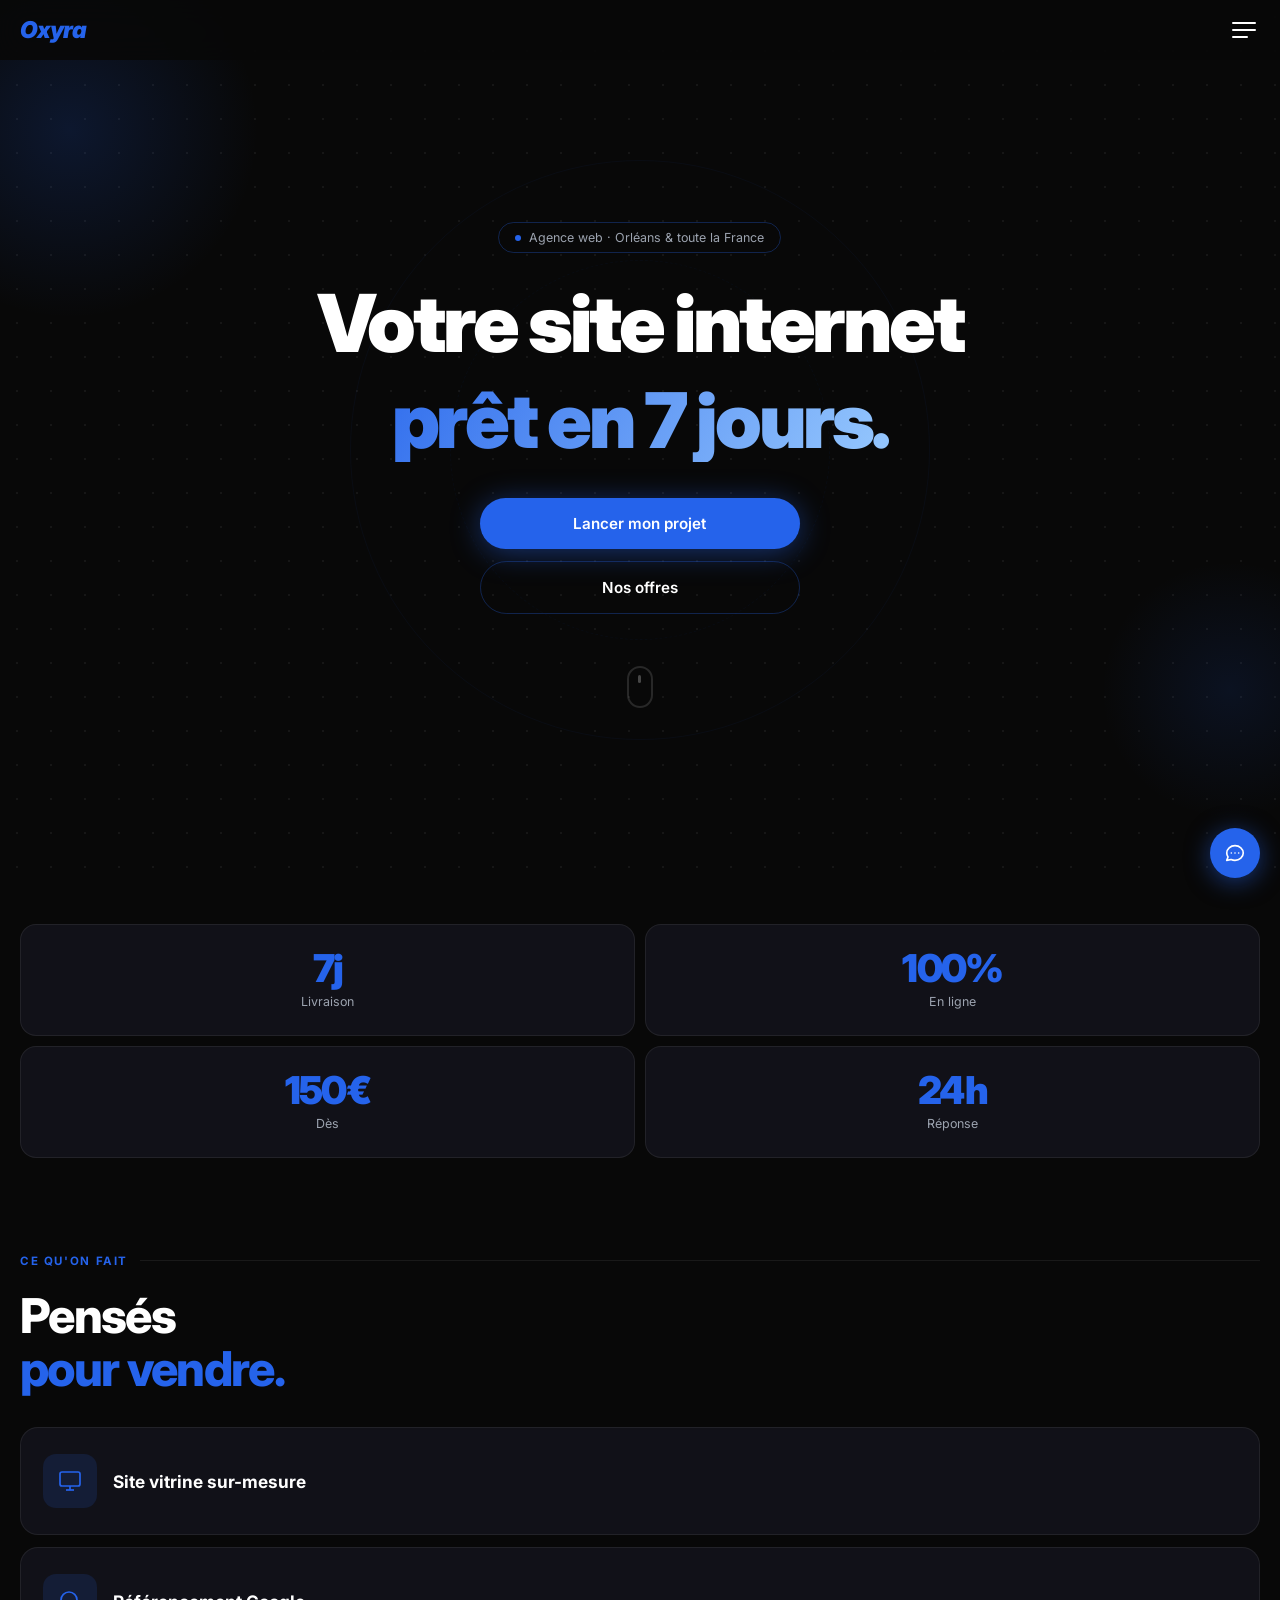
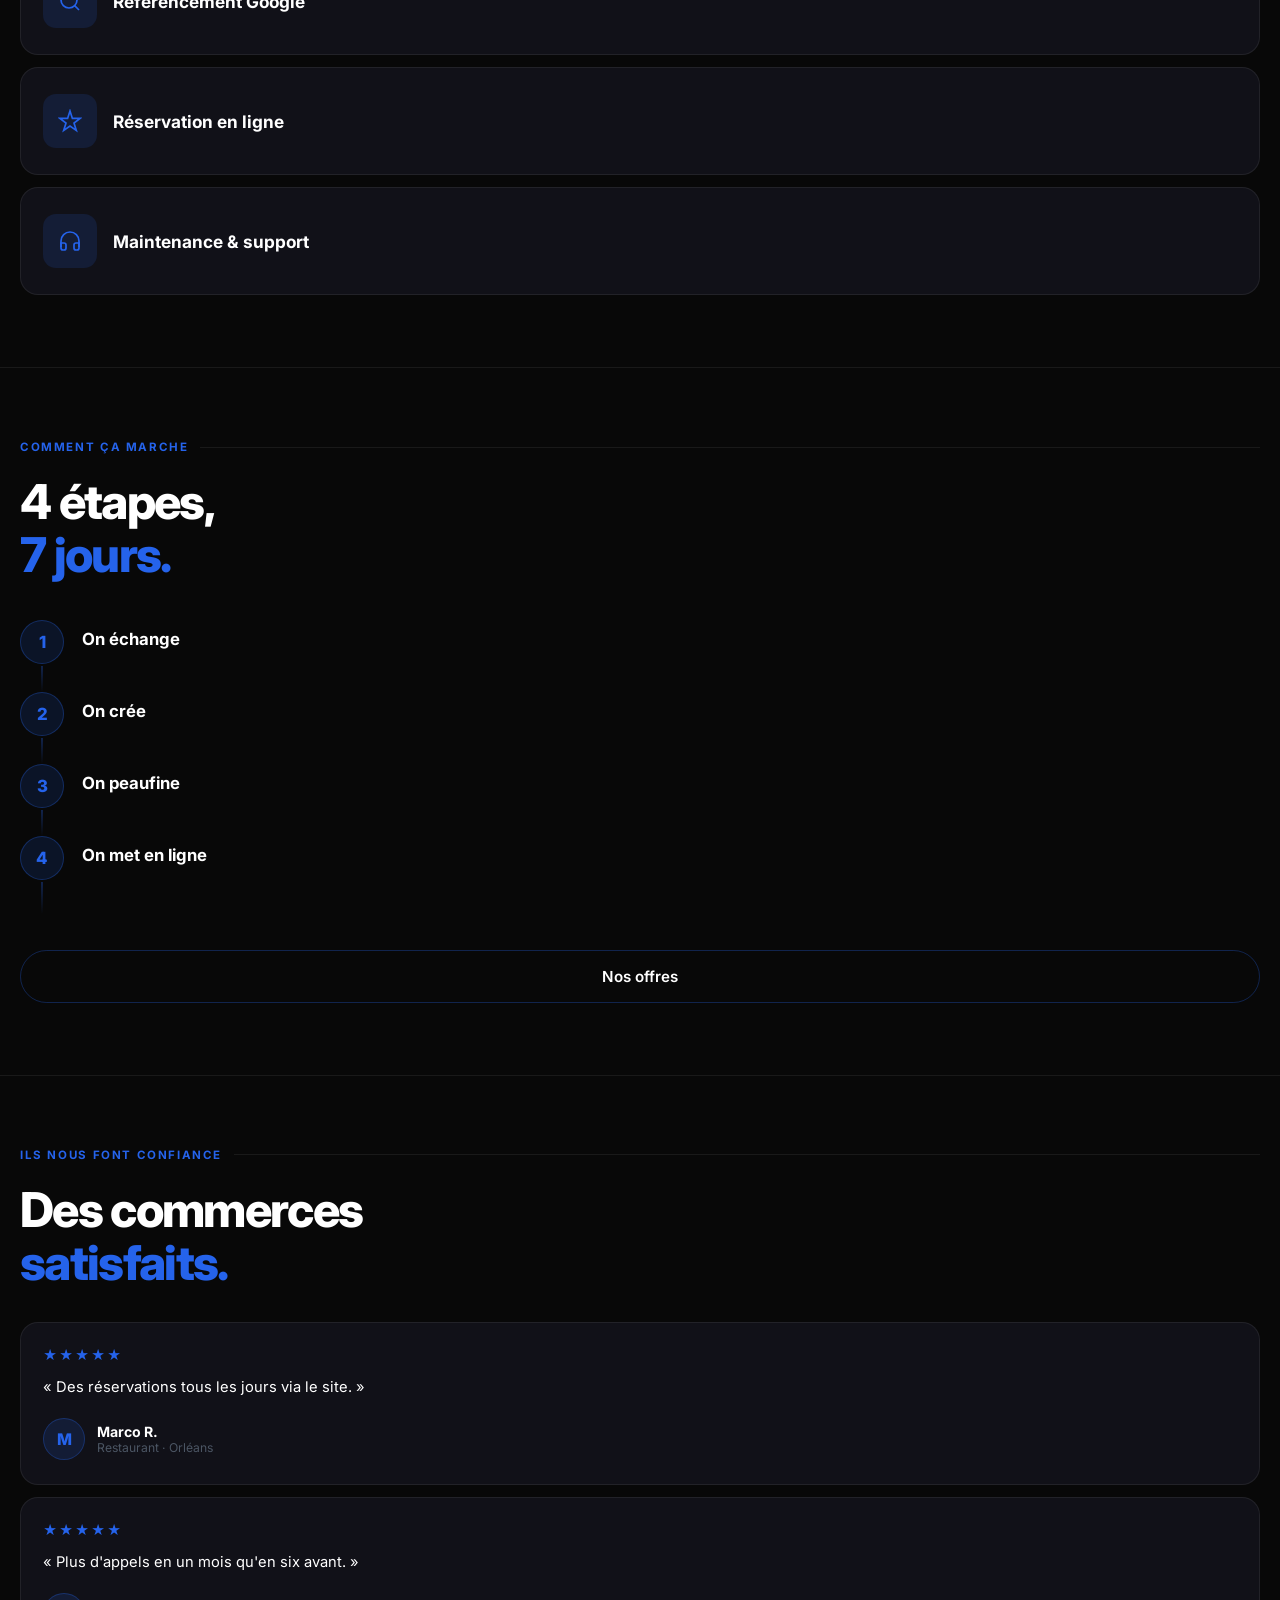
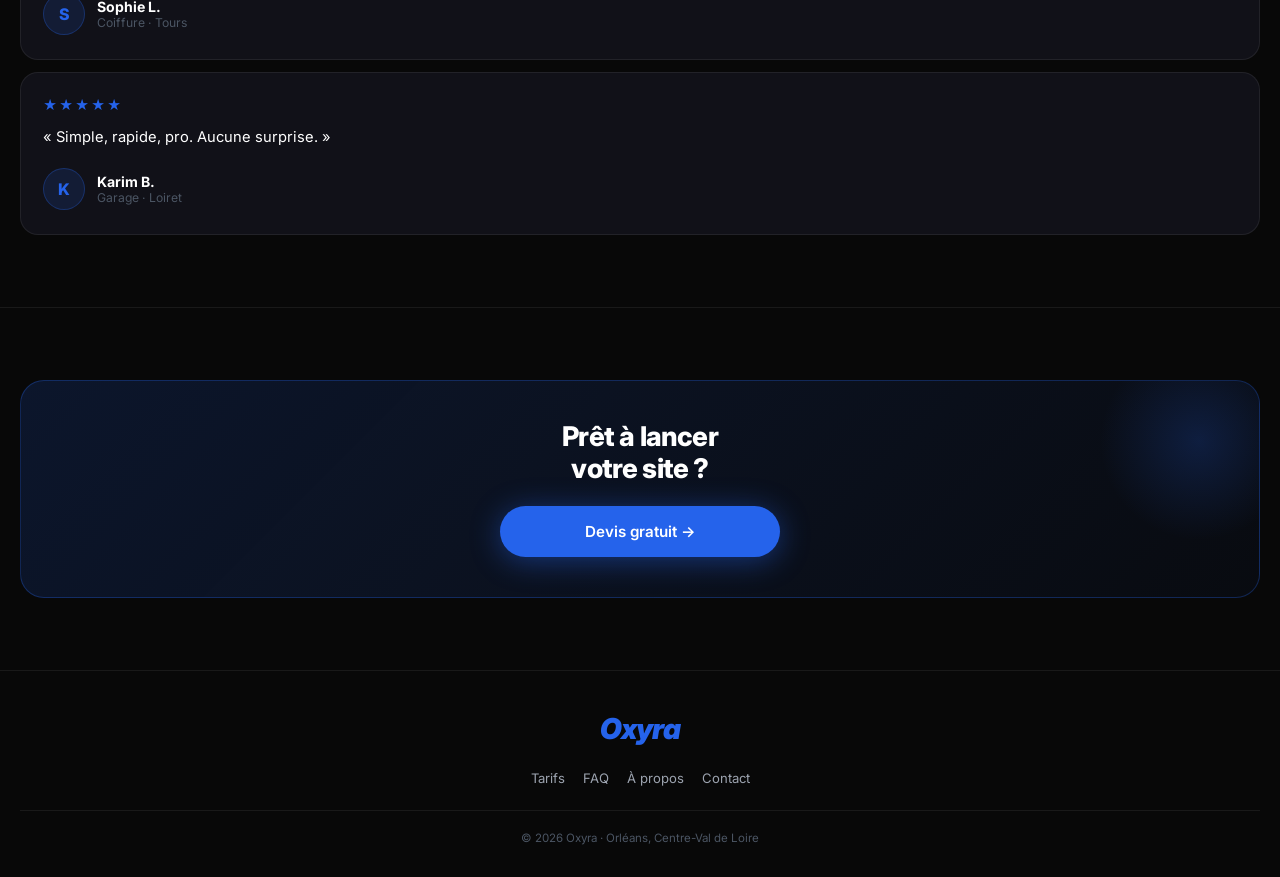
<file: index.html>
<!DOCTYPE html>
<html lang="fr">
<head>
  <meta charset="UTF-8" />
  <meta name="viewport" content="width=device-width, initial-scale=1.0" />
  <title>Oxyra – Sites web pour commerces, prêts en 7 jours</title>
  <meta name="description" content="Oxyra conçoit des sites web professionnels pour les restaurants, artisans, hôtels et commerces. Livré en 7 jours, partout en France." />
  <link rel="preconnect" href="https://fonts.googleapis.com" />
  <link href="https://fonts.googleapis.com/css2?family=Inter:ital,wght@0,400;0,500;0,600;0,700;0,800;0,900;1,800;1,900&display=swap" rel="stylesheet" />
  <link rel="stylesheet" href="style.css" />
</head>
<body>

<!-- ═══════════════ HEADER ═══════════════ -->
<header style="position:fixed;top:0;left:0;right:0;z-index:100;display:flex;align-items:center;justify-content:space-between;padding:16px 20px;background:rgba(8,8,8,.9);backdrop-filter:blur(14px);">
  <a href="index.html" class="logo">Oxyra</a>
  <button id="mo" aria-label="Menu" style="background:none;border:none;cursor:pointer;display:flex;flex-direction:column;gap:5px;padding:4px;">
    <span style="display:block;width:24px;height:2px;background:#fff;border-radius:2px;"></span>
    <span style="display:block;width:24px;height:2px;background:#fff;border-radius:2px;"></span>
    <span style="display:block;width:16px;height:2px;background:#fff;border-radius:2px;"></span>
  </button>
</header>

<!-- Mobile nav -->
<div id="nv">
  <div style="display:flex;justify-content:space-between;align-items:center;margin-bottom:36px;">
    <a href="index.html" class="logo">Oxyra</a>
    <button id="mc" style="background:none;border:none;cursor:pointer;color:#fff;">
      <svg width="22" height="22" fill="none" stroke="currentColor" stroke-width="2" viewBox="0 0 24 24"><line x1="18" y1="6" x2="6" y2="18"/><line x1="6" y1="6" x2="18" y2="18"/></svg>
    </button>
  </div>
  <div style="flex:1;">
    <a href="tarifs.html" class="nl">Tarifs & Offres</a>
    <a href="faq.html" class="nl">FAQ</a>
    <a href="about.html" class="nl">À propos</a>
    <a href="contact.html" class="nl">Contact</a>
  </div>
  <a href="contact.html" class="btn btn-blue" style="margin-top:28px;">Devis gratuit</a>
</div>


<!-- ═══════════════ HERO ═══════════════ -->
<section style="position:relative;min-height:100svh;display:flex;flex-direction:column;align-items:center;justify-content:center;text-align:center;padding:100px 20px 70px;overflow:hidden;">
  <div class="dot-grid"></div>
  <div class="orb flt"  style="width:380px;height:380px;background:radial-gradient(circle,rgba(37,99,235,.17) 0%,transparent 70%);top:-60px;left:-120px;"></div>
  <div class="orb flt2" style="width:260px;height:260px;background:radial-gradient(circle,rgba(37,99,235,.11) 0%,transparent 70%);bottom:80px;right:-80px;"></div>
  <div class="spin-slow" style="position:absolute;width:580px;height:580px;border:1px solid rgba(37,99,235,.05);border-radius:50%;top:50%;left:50%;transform:translate(-50%,-50%);pointer-events:none;"></div>
  <div class="spin-rev"  style="position:absolute;width:380px;height:380px;border:1px dashed rgba(37,99,235,.04);border-radius:50%;top:50%;left:50%;transform:translate(-50%,-50%);pointer-events:none;"></div>

  <div style="position:relative;z-index:1;">
    <div class="pill rev" style="margin-bottom:28px;">
      <span class="pill-dot" style="animation:glow-pulse 2.5s ease-in-out infinite;"></span>
      Agence web · Orléans & toute la France
    </div>

    <h1 class="rev" style="font-size:clamp(2.6rem,10.5vw,5rem);font-weight:900;letter-spacing:-.04em;line-height:1.05;margin-bottom:16px;">
      Votre site internet
    </h1>
    <p class="rev gtext" style="font-size:clamp(2.4rem,10vw,4.8rem);font-weight:900;letter-spacing:-.04em;line-height:1.05;margin-bottom:36px;">
      prêt en 7 jours.
    </p>

    <div class="rev" style="max-width:320px;margin:0 auto;display:flex;flex-direction:column;align-items:center;gap:12px;">
      <a href="contact.html" class="btn btn-blue" style="box-shadow:0 4px 30px rgba(37,99,235,.45);">Lancer mon projet</a>
      <a href="tarifs.html" class="btn btn-out">Nos offres</a>
    </div>

    <div class="rev" style="margin-top:52px;">
      <div class="smouse"><div class="swheel"></div></div>
    </div>
  </div>
</section>


<!-- ═══════════════ STATS ═══════════════ -->
<section class="section" style="padding-top:24px;padding-bottom:24px;">
  <div class="stat-grid">
    <div class="stat rev" data-delay="0">
      <div class="stat-n"><span class="pcount" data-target="7">7</span>j</div>
      <div class="stat-l">Livraison</div>
    </div>
    <div class="stat rev" data-delay="0.08">
      <div class="stat-n"><span class="pcount" data-target="100">100</span>%</div>
      <div class="stat-l">En ligne</div>
    </div>
    <div class="stat rev" data-delay="0.16">
      <div class="stat-n"><span class="pcount" data-target="150">150</span>€</div>
      <div class="stat-l">Dès</div>
    </div>
    <div class="stat rev" data-delay="0.24">
      <div class="stat-n"><span class="pcount" data-target="24">24</span>h</div>
      <div class="stat-l">Réponse</div>
    </div>
  </div>
</section>


<!-- ═══════════════ SERVICES ═══════════════ -->
<section class="section">
  <div class="stitle rev">
    <span class="lbl" style="margin-bottom:0;">Ce qu'on fait</span>
    <div class="stitle-line"></div>
  </div>
  <h2 class="h2 rev" style="margin-bottom:32px;">Pensés<br/><span class="blue">pour vendre.</span></h2>

  <div class="svc rev-l" style="display:flex;align-items:center;gap:16px;">
    <div class="ib flt3" style="margin-bottom:0;"><svg stroke-width="1.7" viewBox="0 0 24 24"><rect x="2" y="3" width="20" height="14" rx="2"/><line x1="8" y1="21" x2="16" y2="21"/><line x1="12" y1="17" x2="12" y2="21"/></svg></div>
    <h3 class="svc-h" style="margin-bottom:0;">Site vitrine sur-mesure</h3>
  </div>

  <div class="svc rev-r" style="display:flex;align-items:center;gap:16px;">
    <div class="ib flt2" style="margin-bottom:0;"><svg stroke-width="1.7" viewBox="0 0 24 24"><circle cx="11" cy="11" r="8"/><line x1="21" y1="21" x2="16.65" y2="16.65"/></svg></div>
    <h3 class="svc-h" style="margin-bottom:0;">Référencement Google</h3>
  </div>

  <div class="svc rev-l" style="display:flex;align-items:center;gap:16px;">
    <div class="ib flt" style="margin-bottom:0;"><svg stroke-width="1.7" viewBox="0 0 24 24"><path d="M12 2l2.4 7.4H22l-6 4.6 2.3 7.4L12 17l-6.3 4.4L8 14 2 9.4h7.6z"/></svg></div>
    <h3 class="svc-h" style="margin-bottom:0;">Réservation en ligne</h3>
  </div>

  <div class="svc rev-r" style="display:flex;align-items:center;gap:16px;">
    <div class="ib flt3" style="margin-bottom:0;"><svg stroke-width="1.7" viewBox="0 0 24 24"><path d="M3 18v-6a9 9 0 0118 0v6"/><path d="M21 19a2 2 0 01-2 2h-1a2 2 0 01-2-2v-3a2 2 0 012-2h3zM3 19a2 2 0 002 2h1a2 2 0 002-2v-3a2 2 0 00-2-2H3z"/></svg></div>
    <h3 class="svc-h" style="margin-bottom:0;">Maintenance & support</h3>
  </div>
</section>

<hr />


<!-- ═══════════════ PROCESS ═══════════════ -->
<section class="section">
  <div class="stitle rev">
    <span class="lbl" style="margin-bottom:0;">Comment ça marche</span>
    <div class="stitle-line"></div>
  </div>
  <h2 class="h2 rev" style="margin-bottom:38px;">4 étapes,<br/><span class="blue">7 jours.</span></h2>

  <div class="step rev-l" style="align-items:center;padding-bottom:28px;">
    <div class="step-line"></div>
    <div class="step-num">1</div>
    <h3 class="step-h" style="padding-top:0;">On échange</h3>
  </div>

  <div class="step rev-l" style="align-items:center;padding-bottom:28px;">
    <div class="step-line"></div>
    <div class="step-num">2</div>
    <h3 class="step-h" style="padding-top:0;">On crée</h3>
  </div>

  <div class="step rev-l" style="align-items:center;padding-bottom:28px;">
    <div class="step-line"></div>
    <div class="step-num">3</div>
    <h3 class="step-h" style="padding-top:0;">On peaufine</h3>
  </div>

  <div class="step rev-l" style="align-items:center;">
    <div class="step-line"></div>
    <div class="step-num">4</div>
    <h3 class="step-h" style="padding-top:0;">On met en ligne</h3>
  </div>

  <a href="tarifs.html" class="btn btn-out rev" style="margin-top:36px;">Nos offres</a>
</section>

<hr />


<!-- ═══════════════ TÉMOIGNAGES ═══════════════ -->
<section class="section">
  <div class="stitle rev">
    <span class="lbl" style="margin-bottom:0;">Ils nous font confiance</span>
    <div class="stitle-line"></div>
  </div>
  <h2 class="h2 rev" style="margin-bottom:32px;">Des commerces<br/><span class="blue">satisfaits.</span></h2>

  <div class="tm rev-s" data-delay="0">
    <div class="tm-stars">★★★★★</div>
    <p class="tm-q">« Des réservations tous les jours via le site. »</p>
    <div class="tm-foot">
      <div class="tm-av">M</div>
      <div>
        <div class="tm-name">Marco R.</div>
        <div class="tm-role">Restaurant · Orléans</div>
      </div>
    </div>
  </div>

  <div class="tm rev-s" data-delay="0.1">
    <div class="tm-stars">★★★★★</div>
    <p class="tm-q">« Plus d'appels en un mois qu'en six avant. »</p>
    <div class="tm-foot">
      <div class="tm-av">S</div>
      <div>
        <div class="tm-name">Sophie L.</div>
        <div class="tm-role">Coiffure · Tours</div>
      </div>
    </div>
  </div>

  <div class="tm rev-s" data-delay="0.2">
    <div class="tm-stars">★★★★★</div>
    <p class="tm-q">« Simple, rapide, pro. Aucune surprise. »</p>
    <div class="tm-foot">
      <div class="tm-av">K</div>
      <div>
        <div class="tm-name">Karim B.</div>
        <div class="tm-role">Garage · Loiret</div>
      </div>
    </div>
  </div>
</section>

<hr />


<!-- ═══════════════ CTA FINAL ═══════════════ -->
<section class="section">
  <div class="cta-band rev-s">
    <div class="orb flt2" style="width:200px;height:200px;background:radial-gradient(circle,rgba(37,99,235,.2) 0%,transparent 70%);top:-40px;right:-40px;"></div>
    <div style="position:relative;z-index:1;">
      <h2 style="font-size:1.7rem;font-weight:800;letter-spacing:-.03em;line-height:1.2;margin-bottom:20px;">Prêt à lancer<br/>votre site ?</h2>
      <a href="contact.html" class="btn btn-blue" style="max-width:280px;margin:0 auto;box-shadow:0 4px 30px rgba(37,99,235,.45);">Devis gratuit →</a>
    </div>
  </div>
</section>


<!-- ═══════════════ FOOTER ═══════════════ -->
<footer style="border-top:1px solid var(--border);padding:40px 20px 32px;text-align:center;">
  <a href="index.html" class="logo" style="font-size:1.8rem;display:block;margin-bottom:24px;">Oxyra</a>
  <nav style="display:flex;flex-wrap:wrap;justify-content:center;gap:8px 18px;margin-bottom:24px;">
    <a href="tarifs.html" style="color:var(--gray);font-size:.82rem;text-decoration:none;">Tarifs</a>
    <a href="faq.html"    style="color:var(--gray);font-size:.82rem;text-decoration:none;">FAQ</a>
    <a href="about.html"  style="color:var(--gray);font-size:.82rem;text-decoration:none;">À propos</a>
    <a href="contact.html" style="color:var(--gray);font-size:.82rem;text-decoration:none;">Contact</a>
  </nav>
  <hr style="margin-bottom:20px;" />
  <p style="font-size:.72rem;color:var(--dim);">© 2026 Oxyra · Orléans, Centre-Val de Loire</p>
</footer>

<!-- Chat bubble -->
<a href="contact.html" style="position:fixed;bottom:22px;right:20px;width:50px;height:50px;background:var(--blue);border-radius:50%;display:flex;align-items:center;justify-content:center;box-shadow:0 4px 24px rgba(37,99,235,.5);z-index:90;text-decoration:none;" aria-label="Contact">
  <svg width="22" height="22" fill="none" stroke="white" stroke-width="1.8" viewBox="0 0 24 24"><path stroke-linecap="round" stroke-linejoin="round" d="M8 12h.01M12 12h.01M16 12h.01M21 12c0 4.418-4.03 8-9 8a9.863 9.863 0 01-4.255-.949L3 20l1.395-3.72C3.512 15.042 3 13.574 3 12c0-4.418 4.03-8 9-8s9 3.582 9 8z"/></svg>
</a>

<script src="anim.js"></script>
</body>
</html>
</file>
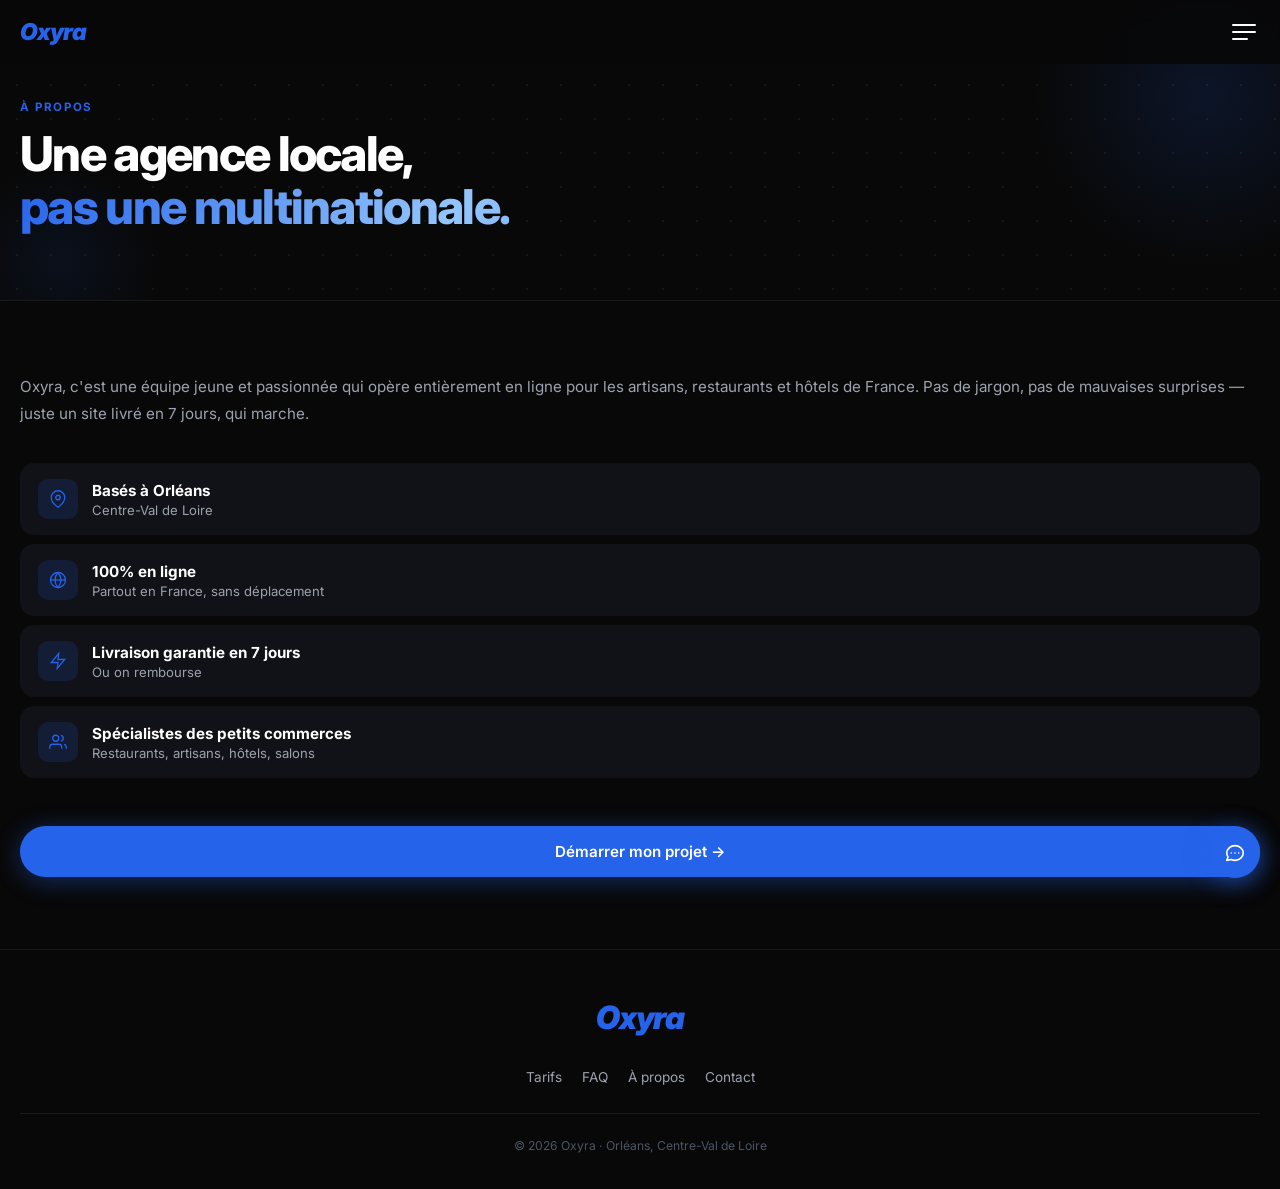
<file: about.html>
<!DOCTYPE html>
<html lang="fr">
<head>
  <meta charset="UTF-8" />
  <meta name="viewport" content="width=device-width, initial-scale=1.0" />
  <title>À propos – Oxyra</title>
  <meta name="description" content="Oxyra, agence web basée à Orléans. Équipe jeune, 100% en ligne, pour les petits commerces de France." />
  <link rel="preconnect" href="https://fonts.googleapis.com" />
  <link href="https://fonts.googleapis.com/css2?family=Inter:ital,wght@0,400;0,500;0,600;0,700;0,800;0,900;1,800;1,900&display=swap" rel="stylesheet" />
  <link rel="stylesheet" href="style.css" />
</head>
<body>

<header style="position:fixed;top:0;left:0;right:0;z-index:100;display:flex;align-items:center;justify-content:space-between;padding:18px 20px;background:rgba(8,8,8,.85);backdrop-filter:blur(12px);">
  <a href="index.html" class="logo">Oxyra</a>
  <button id="mo" aria-label="Menu" style="background:none;border:none;cursor:pointer;display:flex;flex-direction:column;gap:5px;padding:4px;">
    <span style="display:block;width:24px;height:2px;background:#fff;border-radius:2px;"></span>
    <span style="display:block;width:24px;height:2px;background:#fff;border-radius:2px;"></span>
    <span style="display:block;width:16px;height:2px;background:#fff;border-radius:2px;"></span>
  </button>
</header>

<div id="nv">
  <div style="display:flex;justify-content:space-between;align-items:center;margin-bottom:36px;">
    <a href="index.html" class="logo">Oxyra</a>
    <button id="mc" style="background:none;border:none;cursor:pointer;color:#fff;">
      <svg width="22" height="22" fill="none" stroke="currentColor" stroke-width="2" viewBox="0 0 24 24"><line x1="18" y1="6" x2="6" y2="18"/><line x1="6" y1="6" x2="18" y2="18"/></svg>
    </button>
  </div>
  <div style="flex:1;">
    <a href="tarifs.html" class="nl">Tarifs & Offres</a>
    <a href="faq.html" class="nl">FAQ</a>
    <a href="about.html" class="nl">À propos</a>
    <a href="contact.html" class="nl">Contact</a>
  </div>
  <a href="contact.html" class="btn btn-blue" style="margin-top:28px;">Devis gratuit</a>
</div>


<div class="page-hero" style="position:relative;overflow:hidden;">
  <div class="orb flt"  style="width:350px;height:350px;background:radial-gradient(circle,rgba(37,99,235,.14) 0%,transparent 70%);top:-80px;right:-100px;"></div>
  <div class="orb flt3" style="width:200px;height:200px;background:radial-gradient(circle,rgba(37,99,235,.09) 0%,transparent 70%);bottom:-60px;left:-40px;"></div>
  <div class="dot-grid"></div>
  <div style="position:relative;z-index:1;">
    <span class="lbl rev">À propos</span>
    <h1 class="h2 rev" style="margin-bottom:14px;">Une agence locale,<br/><span class="gtext">pas une multinationale.</span></h1>
  </div>
</div>

<section class="section">
  <p class="rev gray" style="font-size:.95rem;line-height:1.8;margin-bottom:36px;">Oxyra, c'est une équipe jeune et passionnée qui opère entièrement en ligne pour les artisans, restaurants et hôtels de France. Pas de jargon, pas de mauvaises surprises — juste un site livré en 7 jours, qui marche.</p>

  <div class="ab rev-l" data-delay="0.05">
    <div class="abi flt2"><svg stroke-width="1.7" viewBox="0 0 24 24"><path d="M21 10c0 7-9 13-9 13s-9-6-9-13a9 9 0 0118 0z"/><circle cx="12" cy="10" r="3"/></svg></div>
    <div>
      <div style="font-weight:700;font-size:.95rem;">Basés à Orléans</div>
      <div style="font-size:.82rem;color:var(--gray);margin-top:2px;">Centre-Val de Loire</div>
    </div>
  </div>

  <div class="ab rev-r" data-delay="0.12">
    <div class="abi flt"><svg stroke-width="1.7" viewBox="0 0 24 24"><circle cx="12" cy="12" r="10"/><line x1="2" y1="12" x2="22" y2="12"/><path d="M12 2a15.3 15.3 0 014 10 15.3 15.3 0 01-4 10 15.3 15.3 0 01-4-10 15.3 15.3 0 014-10z"/></svg></div>
    <div>
      <div style="font-weight:700;font-size:.95rem;">100% en ligne</div>
      <div style="font-size:.82rem;color:var(--gray);margin-top:2px;">Partout en France, sans déplacement</div>
    </div>
  </div>

  <div class="ab rev-l" data-delay="0.19">
    <div class="abi flt3"><svg stroke-width="1.7" viewBox="0 0 24 24"><polygon points="13 2 3 14 12 14 11 22 21 10 12 10 13 2"/></svg></div>
    <div>
      <div style="font-weight:700;font-size:.95rem;">Livraison garantie en 7 jours</div>
      <div style="font-size:.82rem;color:var(--gray);margin-top:2px;">Ou on rembourse</div>
    </div>
  </div>

  <div class="ab rev-r" data-delay="0.26">
    <div class="abi flt2"><svg stroke-width="1.7" viewBox="0 0 24 24"><path d="M17 21v-2a4 4 0 00-4-4H5a4 4 0 00-4 4v2"/><circle cx="9" cy="7" r="4"/><path d="M23 21v-2a4 4 0 00-3-3.87"/><path d="M16 3.13a4 4 0 010 7.75"/></svg></div>
    <div>
      <div style="font-weight:700;font-size:.95rem;">Spécialistes des petits commerces</div>
      <div style="font-size:.82rem;color:var(--gray);margin-top:2px;">Restaurants, artisans, hôtels, salons</div>
    </div>
  </div>

  <div style="margin-top:48px;" class="rev-s" data-delay="0.32">
    <a href="contact.html" class="btn btn-blue" style="box-shadow:0 4px 24px rgba(37,99,235,.4);">Démarrer mon projet →</a>
  </div>
</section>


<footer style="border-top:1px solid var(--border);padding:48px 20px 36px;text-align:center;">
  <a href="index.html" class="logo" style="font-size:2rem;display:block;margin-bottom:32px;">Oxyra</a>
  <nav style="display:flex;flex-wrap:wrap;justify-content:center;gap:10px 20px;margin-bottom:28px;">
    <a href="tarifs.html" style="color:var(--gray);font-size:.85rem;text-decoration:none;">Tarifs</a>
    <a href="faq.html"    style="color:var(--gray);font-size:.85rem;text-decoration:none;">FAQ</a>
    <a href="about.html"  style="color:var(--gray);font-size:.85rem;text-decoration:none;">À propos</a>
    <a href="contact.html" style="color:var(--gray);font-size:.85rem;text-decoration:none;">Contact</a>
  </nav>
  <hr style="margin-bottom:24px;" />
  <p style="font-size:.76rem;color:var(--dim);">© 2026 Oxyra · Orléans, Centre-Val de Loire</p>
</footer>

<a href="contact.html" style="position:fixed;bottom:22px;right:20px;width:50px;height:50px;background:var(--blue);border-radius:50%;display:flex;align-items:center;justify-content:center;box-shadow:0 4px 24px rgba(37,99,235,.5);z-index:90;text-decoration:none;" aria-label="Contact">
  <svg width="22" height="22" fill="none" stroke="white" stroke-width="1.8" viewBox="0 0 24 24"><path stroke-linecap="round" stroke-linejoin="round" d="M8 12h.01M12 12h.01M16 12h.01M21 12c0 4.418-4.03 8-9 8a9.863 9.863 0 01-4.255-.949L3 20l1.395-3.72C3.512 15.042 3 13.574 3 12c0-4.418 4.03-8 9-8s9 3.582 9 8z"/></svg>
</a>

<script src="anim.js"></script>
</body>
</html>
</file>
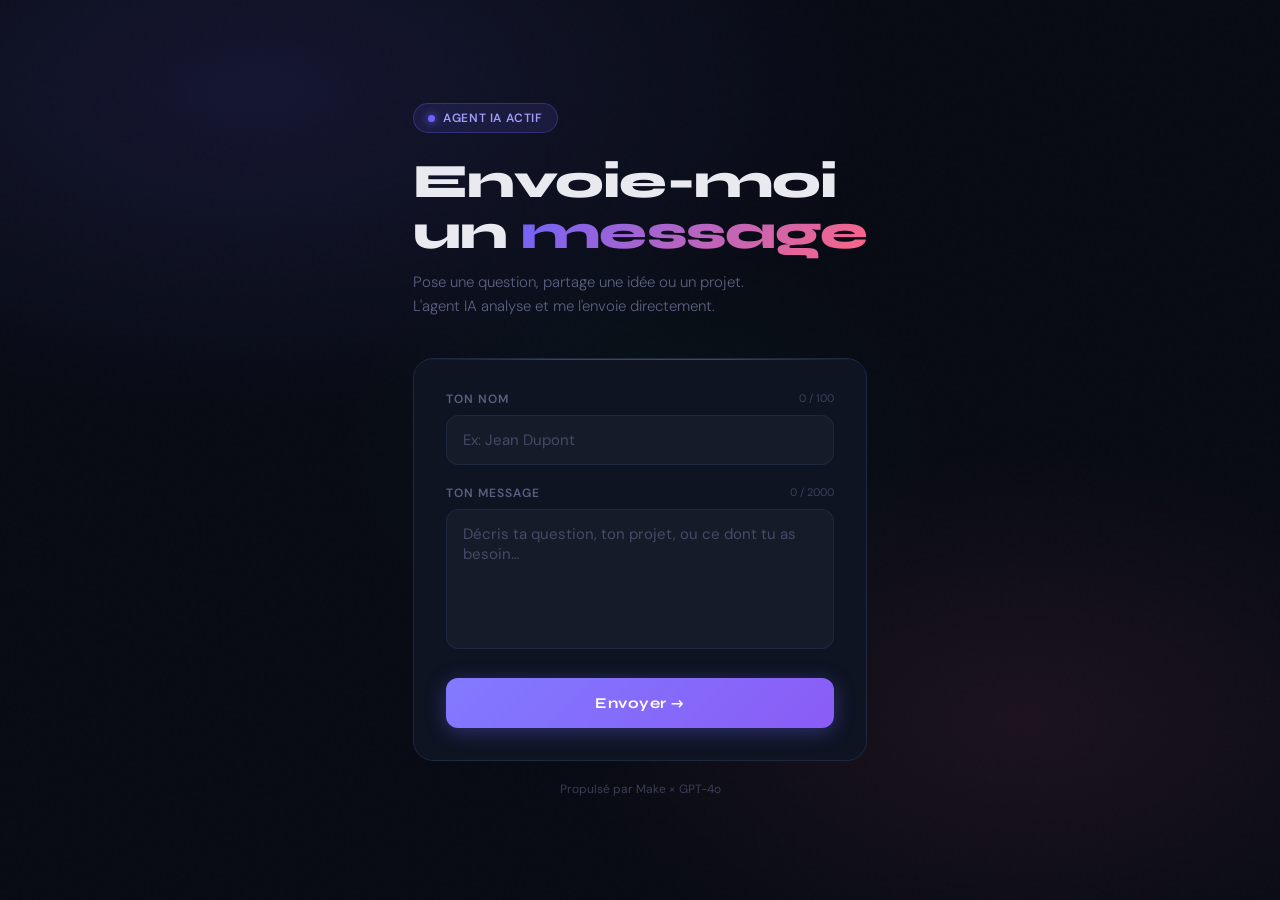
<file: agent-form.html>
<!DOCTYPE html>
<html lang="fr">
<head>
<meta charset="UTF-8">
<meta name="viewport" content="width=device-width, initial-scale=1.0">
<title>Agent IA — Envoie un message</title>
<link rel="preconnect" href="https://fonts.googleapis.com">
<link href="https://fonts.googleapis.com/css2?family=Syne:wght@400;600;700;800&family=DM+Sans:ital,wght@0,300;0,400;1,300&display=swap" rel="stylesheet">
<style>
  *, *::before, *::after { box-sizing: border-box; margin: 0; padding: 0; }

  :root {
    --bg: #080b14;
    --surface: #0e1422;
    --border: #1e2840;
    --accent: #6c63ff;
    --accent2: #ff6584;
    --text: #e8eaf0;
    --muted: #5a6080;
    --success: #00e5a0;
  }

  html, body {
    min-height: 100vh;
    background: var(--bg);
    color: var(--text);
    font-family: 'DM Sans', sans-serif;
    display: flex;
    align-items: center;
    justify-content: center;
    overflow: hidden;
  }

  /* Animated background */
  body::before {
    content: '';
    position: fixed;
    inset: 0;
    background:
      radial-gradient(ellipse 80% 60% at 20% 10%, rgba(108,99,255,0.12) 0%, transparent 60%),
      radial-gradient(ellipse 60% 50% at 80% 80%, rgba(255,101,132,0.08) 0%, transparent 60%),
      radial-gradient(ellipse 40% 40% at 50% 50%, rgba(0,229,160,0.04) 0%, transparent 60%);
    pointer-events: none;
    z-index: 0;
  }

  /* Noise texture */
  body::after {
    content: '';
    position: fixed;
    inset: 0;
    background-image: url("data:image/svg+xml,%3Csvg viewBox='0 0 256 256' xmlns='http://www.w3.org/2000/svg'%3E%3Cfilter id='noise'%3E%3CfeTurbulence type='fractalNoise' baseFrequency='0.9' numOctaves='4' stitchTiles='stitch'/%3E%3C/filter%3E%3Crect width='100%25' height='100%25' filter='url(%23noise)' opacity='0.03'/%3E%3C/svg%3E");
    pointer-events: none;
    z-index: 0;
    opacity: 0.4;
  }

  .container {
    position: relative;
    z-index: 1;
    width: 100%;
    max-width: 520px;
    padding: 24px;
    animation: fadeUp 0.7s cubic-bezier(0.16, 1, 0.3, 1) both;
  }

  @keyframes fadeUp {
    from { opacity: 0; transform: translateY(28px); }
    to   { opacity: 1; transform: translateY(0); }
  }

  .badge {
    display: inline-flex;
    align-items: center;
    gap: 8px;
    background: rgba(108,99,255,0.12);
    border: 1px solid rgba(108,99,255,0.3);
    border-radius: 100px;
    padding: 6px 14px;
    font-size: 12px;
    font-weight: 600;
    color: #a09cf7;
    letter-spacing: 0.05em;
    text-transform: uppercase;
    margin-bottom: 24px;
  }

  .badge::before {
    content: '';
    width: 7px;
    height: 7px;
    background: var(--accent);
    border-radius: 50%;
    box-shadow: 0 0 8px var(--accent);
    animation: pulse 2s infinite;
  }

  @keyframes pulse {
    0%, 100% { opacity: 1; transform: scale(1); }
    50%       { opacity: 0.5; transform: scale(0.8); }
  }

  h1 {
    font-family: 'Syne', sans-serif;
    font-weight: 800;
    font-size: clamp(32px, 8vw, 48px);
    line-height: 1.05;
    margin-bottom: 12px;
    letter-spacing: -0.02em;
  }

  h1 .highlight {
    background: linear-gradient(135deg, var(--accent) 0%, var(--accent2) 100%);
    -webkit-background-clip: text;
    -webkit-text-fill-color: transparent;
    background-clip: text;
  }

  .subtitle {
    color: var(--muted);
    font-size: 15px;
    line-height: 1.6;
    margin-bottom: 40px;
    font-weight: 300;
  }

  .card {
    background: var(--surface);
    border: 1px solid var(--border);
    border-radius: 20px;
    padding: 32px;
    position: relative;
    overflow: hidden;
  }

  .card::before {
    content: '';
    position: absolute;
    top: 0; left: 0; right: 0;
    height: 1px;
    background: linear-gradient(90deg, transparent, rgba(108,99,255,0.5), rgba(255,101,132,0.4), transparent);
  }

  .field {
    margin-bottom: 20px;
  }

  /* Honeypot — invisible pour les humains, rempli par les bots */
  .field-trap {
    position: absolute;
    left: -9999px;
    top: -9999px;
    width: 1px;
    height: 1px;
    overflow: hidden;
    opacity: 0;
    pointer-events: none;
    tab-index: -1;
  }

  label {
    display: block;
    font-size: 12px;
    font-weight: 600;
    letter-spacing: 0.08em;
    text-transform: uppercase;
    color: var(--muted);
    margin-bottom: 8px;
  }

  .char-count {
    float: right;
    font-size: 11px;
    font-weight: 400;
    text-transform: none;
    letter-spacing: 0;
    color: var(--muted);
    opacity: 0.6;
  }

  .char-count.warn { color: var(--accent2); opacity: 1; }

  input[type="text"],
  textarea {
    width: 100%;
    background: rgba(255,255,255,0.03);
    border: 1px solid var(--border);
    border-radius: 12px;
    color: var(--text);
    font-family: 'DM Sans', sans-serif;
    font-size: 15px;
    padding: 14px 16px;
    outline: none;
    transition: border-color 0.2s, background 0.2s, box-shadow 0.2s;
    resize: none;
    -webkit-appearance: none;
  }

  input[type="text"]::placeholder,
  textarea::placeholder {
    color: rgba(90,96,128,0.7);
  }

  input[type="text"]:focus,
  textarea:focus {
    border-color: var(--accent);
    background: rgba(108,99,255,0.05);
    box-shadow: 0 0 0 3px rgba(108,99,255,0.1);
  }

  textarea { height: 140px; }

  .btn {
    width: 100%;
    padding: 16px;
    background: linear-gradient(135deg, var(--accent), #8b5cf6);
    border: none;
    border-radius: 12px;
    color: white;
    font-family: 'Syne', sans-serif;
    font-size: 15px;
    font-weight: 700;
    letter-spacing: 0.03em;
    cursor: pointer;
    transition: opacity 0.2s, transform 0.15s, box-shadow 0.2s;
    position: relative;
    overflow: hidden;
    box-shadow: 0 4px 20px rgba(108,99,255,0.35);
    margin-top: 4px;
  }

  .btn::after {
    content: '';
    position: absolute;
    inset: 0;
    background: linear-gradient(135deg, rgba(255,255,255,0.15), transparent);
  }

  .btn:hover:not(:disabled) {
    opacity: 0.9;
    transform: translateY(-1px);
    box-shadow: 0 8px 30px rgba(108,99,255,0.45);
  }

  .btn:active:not(:disabled) { transform: translateY(0); }

  .btn:disabled {
    opacity: 0.5;
    cursor: not-allowed;
    transform: none;
  }

  .btn-text { position: relative; z-index: 1; }

  /* Spinner */
  .spinner {
    display: none;
    width: 18px; height: 18px;
    border: 2px solid rgba(255,255,255,0.3);
    border-top-color: white;
    border-radius: 50%;
    animation: spin 0.7s linear infinite;
    margin: 0 auto;
  }

  .btn.loading .btn-text { display: none; }
  .btn.loading .spinner { display: block; }

  @keyframes spin {
    to { transform: rotate(360deg); }
  }

  /* Cooldown bar */
  .cooldown-bar {
    display: none;
    height: 3px;
    background: var(--border);
    border-radius: 3px;
    margin-top: 10px;
    overflow: hidden;
  }

  .cooldown-bar.active { display: block; }

  .cooldown-progress {
    height: 100%;
    background: linear-gradient(90deg, var(--accent), #8b5cf6);
    border-radius: 3px;
    transition: width 1s linear;
  }

  .cooldown-label {
    display: none;
    text-align: center;
    font-size: 12px;
    color: var(--muted);
    margin-top: 6px;
  }

  .cooldown-label.active { display: block; }

  /* Success state */
  .success-msg {
    display: none;
    text-align: center;
    padding: 20px 0 4px;
    animation: fadeUp 0.5s ease both;
  }

  .success-msg .icon {
    font-size: 44px;
    margin-bottom: 14px;
    display: block;
    animation: pop 0.4s cubic-bezier(0.16, 1, 0.3, 1) both;
  }

  @keyframes pop {
    from { transform: scale(0.5); opacity: 0; }
    to   { transform: scale(1); opacity: 1; }
  }

  .success-msg h3 {
    font-family: 'Syne', sans-serif;
    font-size: 22px;
    font-weight: 800;
    margin-bottom: 8px;
    color: var(--success);
  }

  .success-msg p {
    color: var(--muted);
    font-size: 14px;
    line-height: 1.6;
  }

  .error-msg {
    display: none;
    background: rgba(255,101,132,0.08);
    border: 1px solid rgba(255,101,132,0.2);
    border-radius: 10px;
    padding: 12px 16px;
    font-size: 13px;
    color: #ff9eb0;
    margin-top: 12px;
    text-align: center;
  }

  .footer {
    margin-top: 20px;
    text-align: center;
    font-size: 12px;
    color: var(--muted);
    opacity: 0.6;
  }
</style>
</head>
<body>
<div class="container">
  <div class="badge">Agent IA actif</div>
  <h1>Envoie-moi<br>un <span class="highlight">message</span></h1>
  <p class="subtitle">Pose une question, partage une idée ou un projet.<br>L'agent IA analyse et me l'envoie directement.</p>

  <div class="card">
    <div id="form-area">
      <!-- Honeypot : invisible pour les humains, rempli par les bots -->
      <div class="field-trap" aria-hidden="true">
        <label for="website">Ne pas remplir</label>
        <input type="text" id="website" name="website" tabindex="-1" autocomplete="off">
      </div>

      <div class="field">
        <label for="name">Ton nom <span class="char-count" id="nameCount">0 / 100</span></label>
        <input type="text" id="name" name="name" placeholder="Ex: Jean Dupont"
               autocomplete="off" maxlength="100">
      </div>
      <div class="field">
        <label for="message">Ton message <span class="char-count" id="msgCount">0 / 2000</span></label>
        <textarea id="message" name="message"
                  placeholder="Décris ta question, ton projet, ou ce dont tu as besoin…"
                  maxlength="2000"></textarea>
      </div>
      <button class="btn" id="sendBtn" onclick="sendMessage()">
        <span class="btn-text">Envoyer →</span>
        <div class="spinner"></div>
      </button>
      <div class="cooldown-bar" id="cooldownBar">
        <div class="cooldown-progress" id="cooldownProgress"></div>
      </div>
      <div class="cooldown-label" id="cooldownLabel"></div>
      <div class="error-msg" id="errorMsg">❌ Une erreur est survenue. Réessaie dans quelques secondes.</div>
    </div>

    <div class="success-msg" id="successMsg">
      <span class="icon">✅</span>
      <h3>Message envoyé !</h3>
      <p>L'agent IA traite ta demande.<br>Tu vas recevoir une réponse par email sous peu.</p>
    </div>
  </div>

  <p class="footer">Propulsé par Make × GPT-4o</p>
</div>

<script>
  const COOLDOWN_MS = 60_000;
  const WEBHOOK_URL = 'https://hook.eu1.make.com/67qda18bhfcsyad25guqidwycxc6flp5';

  /* Compteurs de caractères */
  document.getElementById('name').addEventListener('input', function () {
    const count = this.value.length;
    const el = document.getElementById('nameCount');
    el.textContent = count + ' / 100';
    el.classList.toggle('warn', count > 80);
  });

  document.getElementById('message').addEventListener('input', function () {
    const count = this.value.length;
    const el = document.getElementById('msgCount');
    el.textContent = count + ' / 2000';
    el.classList.toggle('warn', count > 1800);
  });

  /* Rate limiting côté client */
  function getRemainingCooldown() {
    const last = parseInt(localStorage.getItem('ia_last_send') || '0', 10);
    const elapsed = Date.now() - last;
    return Math.max(0, COOLDOWN_MS - elapsed);
  }

  function startCooldownUI(durationMs) {
    const btn          = document.getElementById('sendBtn');
    const bar          = document.getElementById('cooldownBar');
    const progress     = document.getElementById('cooldownProgress');
    const label        = document.getElementById('cooldownLabel');
    const totalSec     = Math.ceil(durationMs / 1000);

    btn.disabled = true;
    bar.classList.add('active');
    label.classList.add('active');
    progress.style.width = '100%';

    let remaining = totalSec;
    label.textContent = `Prochain envoi possible dans ${remaining}s`;

    const tick = setInterval(() => {
      remaining--;
      const pct = (remaining / totalSec) * 100;
      progress.style.width = pct + '%';
      label.textContent = remaining > 0
        ? `Prochain envoi possible dans ${remaining}s`
        : '';

      if (remaining <= 0) {
        clearInterval(tick);
        btn.disabled = false;
        bar.classList.remove('active');
        label.classList.remove('active');
      }
    }, 1000);
  }

  /* Envoi */
  async function sendMessage() {
    const nameEl    = document.getElementById('name');
    const msgEl     = document.getElementById('message');
    const honeypot  = document.getElementById('website').value;
    const btn       = document.getElementById('sendBtn');
    const errorEl   = document.getElementById('errorMsg');

    errorEl.style.display = 'none';

    /* Honeypot : si rempli → bot détecté, on abandonne silencieusement */
    if (honeypot) return;

    const name    = nameEl.value.trim().slice(0, 100);
    const message = msgEl.value.trim().slice(0, 2000);

    if (!message) {
      msgEl.focus();
      msgEl.style.borderColor = 'var(--accent2)';
      setTimeout(() => { msgEl.style.borderColor = ''; }, 1200);
      return;
    }

    /* Rate limiting */
    const remaining = getRemainingCooldown();
    if (remaining > 0) {
      startCooldownUI(remaining);
      return;
    }

    btn.disabled = true;
    btn.classList.add('loading');

    const payload = {
      message: name ? `De ${name} : ${message}` : message,
      name: name || 'Anonyme',
      source: 'formulaire-web',
      timestamp: new Date().toISOString(),
    };

    try {
      await fetch(WEBHOOK_URL, {
        method: 'POST',
        headers: { 'Content-Type': 'application/json' },
        body: JSON.stringify(payload),
        mode: 'no-cors',
      });

      localStorage.setItem('ia_last_send', String(Date.now()));

      document.getElementById('form-area').style.display = 'none';
      document.getElementById('successMsg').style.display = 'block';

    } catch (e) {
      btn.disabled = false;
      btn.classList.remove('loading');
      errorEl.style.display = 'block';
    }
  }

  /* Bloquer si cooldown déjà actif au chargement de la page */
  (function () {
    const rem = getRemainingCooldown();
    if (rem > 0) startCooldownUI(rem);
  })();

  /* Enter pour envoyer (Shift+Enter = nouvelle ligne) */
  document.addEventListener('keydown', e => {
    if (e.key === 'Enter' && !e.shiftKey && document.activeElement.id !== 'message') {
      sendMessage();
    }
  });
</script>
</body>
</html>
</file>
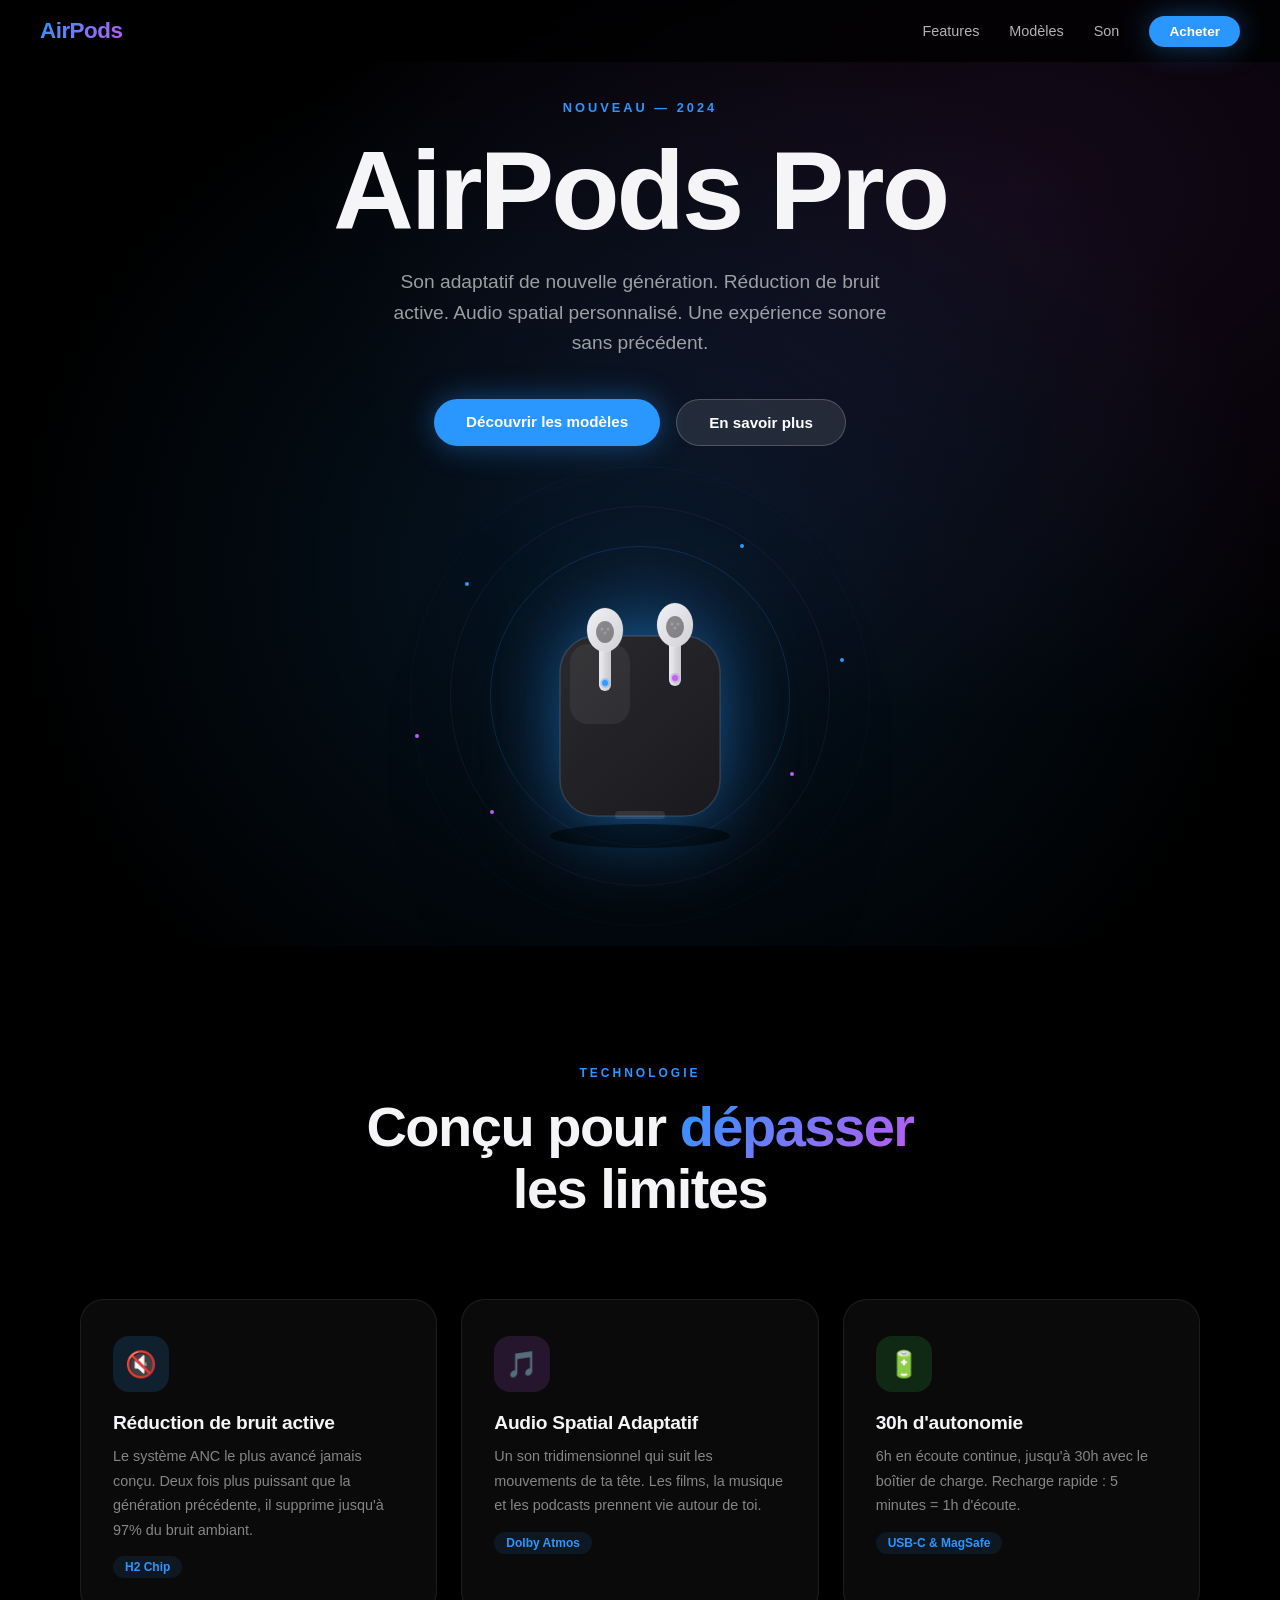
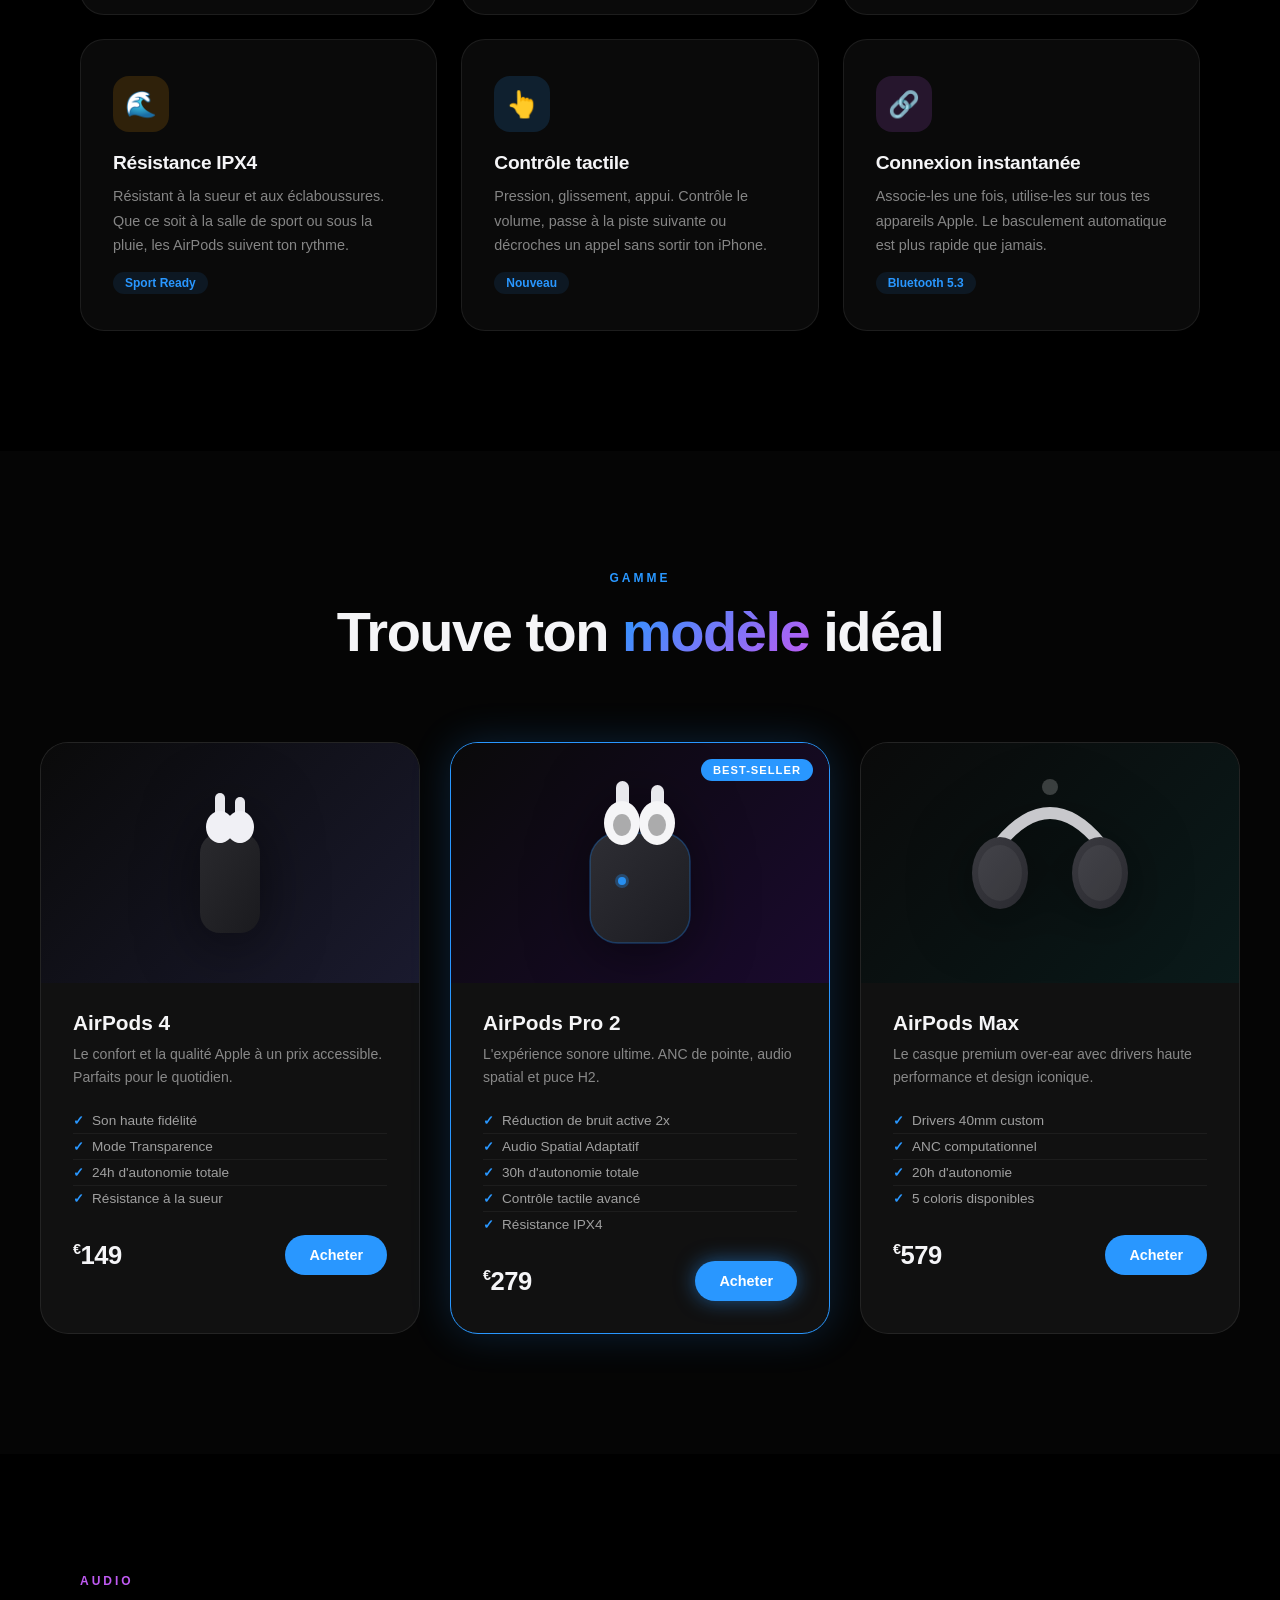
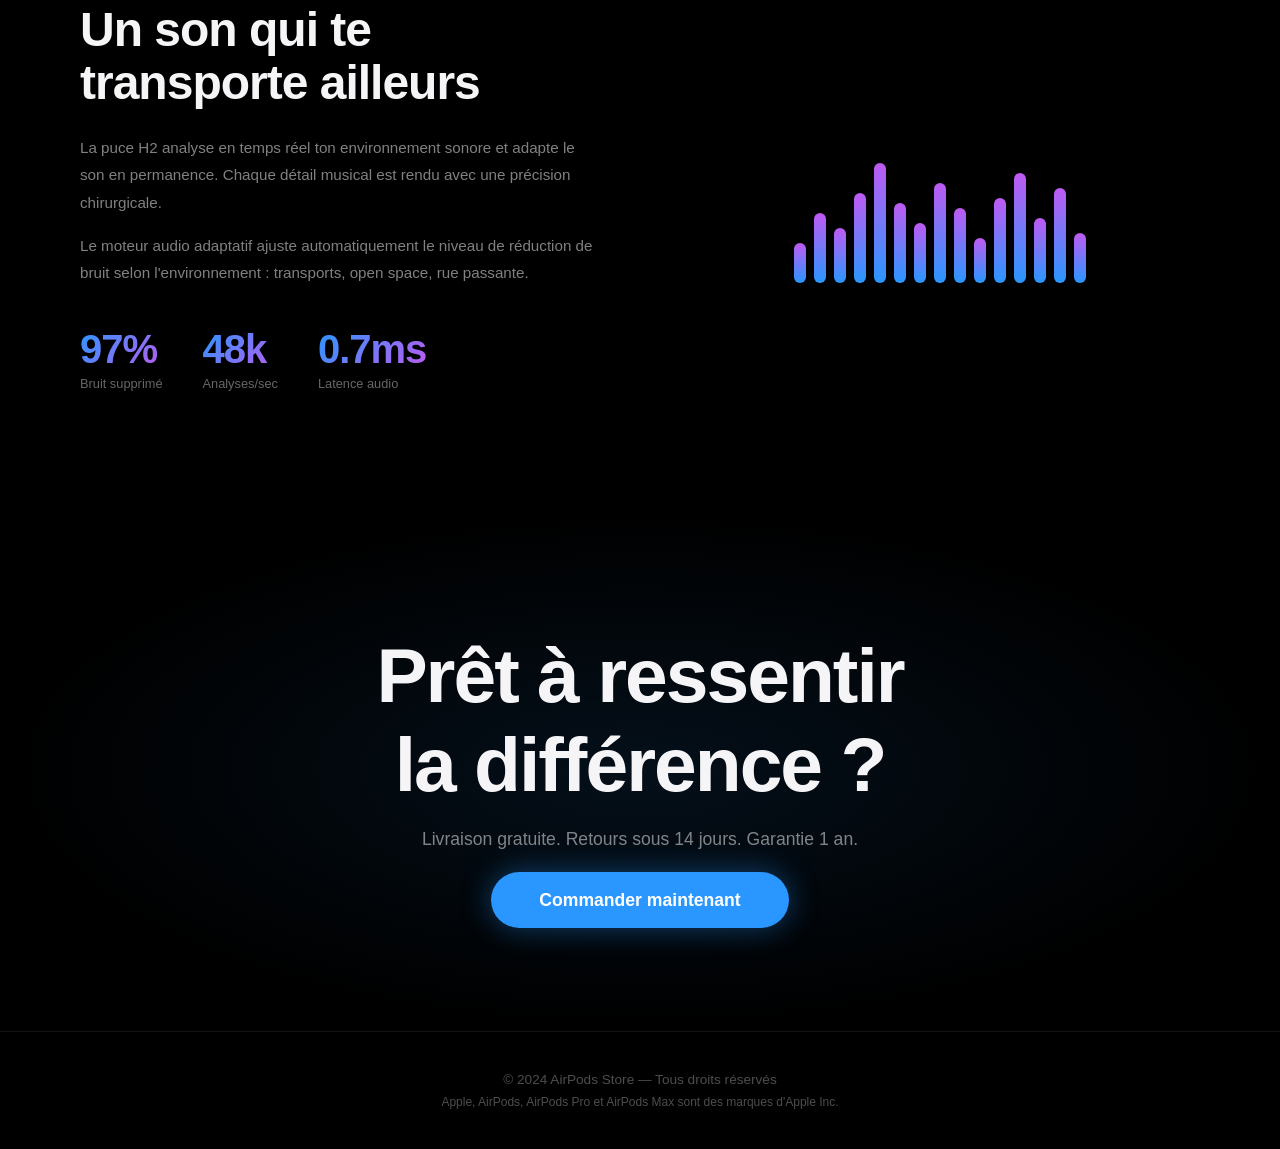
<file: airpods.html>
<!DOCTYPE html>
<html lang="fr">
<head>
  <meta charset="UTF-8" />
  <meta name="viewport" content="width=device-width, initial-scale=1.0" />
  <title>AirPods Pro — Son d'exception</title>
  <style>
    * { margin: 0; padding: 0; box-sizing: border-box; }

    :root {
      --white: #f5f5f7;
      --gray: #1d1d1f;
      --blue: #2997ff;
      --purple: #bf5af2;
    }

    html { scroll-behavior: smooth; }

    body {
      background: #000;
      color: var(--white);
      font-family: -apple-system, BlinkMacSystemFont, 'Segoe UI', sans-serif;
      overflow-x: hidden;
    }

    /* NAV */
    nav {
      position: fixed;
      top: 0; left: 0; right: 0;
      z-index: 100;
      background: rgba(0,0,0,0.75);
      backdrop-filter: blur(20px);
      display: flex;
      justify-content: space-between;
      align-items: center;
      padding: 18px 40px;
    }
    nav .logo {
      font-size: 1.4rem;
      font-weight: 700;
      letter-spacing: -0.5px;
      background: linear-gradient(135deg, var(--blue), var(--purple));
      -webkit-background-clip: text;
      -webkit-text-fill-color: transparent;
    }
    nav ul { list-style: none; display: flex; gap: 30px; }
    nav ul a {
      color: rgba(255,255,255,0.7);
      text-decoration: none;
      font-size: 0.9rem;
      transition: color 0.3s;
    }
    nav ul a:hover { color: #fff; }

    /* HERO */
    .hero {
      min-height: 100vh;
      display: flex;
      flex-direction: column;
      align-items: center;
      justify-content: center;
      text-align: center;
      padding: 100px 20px 60px;
      position: relative;
      overflow: hidden;
    }

    .hero-bg {
      position: absolute;
      inset: 0;
      background: radial-gradient(ellipse at 50% 60%, rgba(41,151,255,0.15) 0%, transparent 70%),
                  radial-gradient(ellipse at 80% 20%, rgba(191,90,242,0.1) 0%, transparent 50%);
    }

    .hero-tag {
      font-size: 0.8rem;
      font-weight: 600;
      letter-spacing: 3px;
      text-transform: uppercase;
      color: var(--blue);
      margin-bottom: 20px;
      animation: fadeUp 1s ease both;
    }

    .hero h1 {
      font-size: clamp(3rem, 10vw, 7rem);
      font-weight: 800;
      line-height: 1;
      letter-spacing: -3px;
      margin-bottom: 20px;
      animation: fadeUp 1s 0.2s ease both;
    }

    .hero p {
      font-size: 1.2rem;
      color: rgba(255,255,255,0.6);
      max-width: 500px;
      margin-bottom: 40px;
      line-height: 1.6;
      animation: fadeUp 1s 0.4s ease both;
    }

    .hero-btns {
      display: flex;
      gap: 16px;
      flex-wrap: wrap;
      justify-content: center;
      animation: fadeUp 1s 0.6s ease both;
    }

    .btn-primary {
      background: var(--blue);
      color: #fff;
      padding: 14px 32px;
      border-radius: 50px;
      text-decoration: none;
      font-weight: 600;
      font-size: 0.95rem;
      transition: all 0.3s;
      box-shadow: 0 0 30px rgba(41,151,255,0.4);
    }
    .btn-primary:hover {
      background: #1a7ae8;
      transform: translateY(-2px);
      box-shadow: 0 0 50px rgba(41,151,255,0.6);
    }

    .btn-secondary {
      background: rgba(255,255,255,0.1);
      color: #fff;
      padding: 14px 32px;
      border-radius: 50px;
      text-decoration: none;
      font-weight: 600;
      font-size: 0.95rem;
      border: 1px solid rgba(255,255,255,0.2);
      transition: all 0.3s;
    }
    .btn-secondary:hover {
      background: rgba(255,255,255,0.2);
      transform: translateY(-2px);
    }

    /* 3D AIRPODS SCENE */
    .scene-wrapper {
      width: 100%;
      max-width: 500px;
      margin: 60px auto 0;
      perspective: 1000px;
      animation: fadeUp 1s 0.8s ease both;
    }

    .scene {
      width: 100%;
      height: 380px;
      position: relative;
      transform-style: preserve-3d;
      animation: float 6s ease-in-out infinite;
    }

    /* SVG AirPod stylisé */
    .airpod-container {
      position: absolute;
      inset: 0;
      display: flex;
      align-items: center;
      justify-content: center;
    }

    .airpod-svg {
      filter: drop-shadow(0 0 40px rgba(41,151,255,0.6))
              drop-shadow(0 30px 60px rgba(0,0,0,0.8));
      animation: rotatePod 12s linear infinite;
    }

    .glow-ring {
      position: absolute;
      width: 300px;
      height: 300px;
      border-radius: 50%;
      border: 1px solid rgba(41,151,255,0.2);
      animation: pulse-ring 3s ease-in-out infinite;
    }
    .glow-ring:nth-child(2) {
      width: 380px;
      height: 380px;
      border-color: rgba(191,90,242,0.1);
      animation-delay: 1s;
    }
    .glow-ring:nth-child(3) {
      width: 460px;
      height: 460px;
      border-color: rgba(41,151,255,0.05);
      animation-delay: 2s;
    }

    .particles {
      position: absolute;
      inset: 0;
      pointer-events: none;
    }
    .particle {
      position: absolute;
      width: 4px;
      height: 4px;
      border-radius: 50%;
      background: var(--blue);
      animation: particle-float 4s ease-in-out infinite;
    }

    /* FEATURES */
    .features {
      padding: 120px 40px;
      max-width: 1200px;
      margin: 0 auto;
    }

    .section-header {
      text-align: center;
      margin-bottom: 80px;
    }
    .section-header .tag {
      font-size: 0.75rem;
      font-weight: 600;
      letter-spacing: 3px;
      text-transform: uppercase;
      color: var(--blue);
      margin-bottom: 16px;
    }
    .section-header h2 {
      font-size: clamp(2rem, 5vw, 3.5rem);
      font-weight: 700;
      letter-spacing: -1.5px;
      line-height: 1.1;
    }
    .section-header h2 span {
      background: linear-gradient(135deg, var(--blue), var(--purple));
      -webkit-background-clip: text;
      -webkit-text-fill-color: transparent;
    }

    .features-grid {
      display: grid;
      grid-template-columns: repeat(auto-fit, minmax(280px, 1fr));
      gap: 24px;
    }

    .feature-card {
      background: rgba(255,255,255,0.04);
      border: 1px solid rgba(255,255,255,0.08);
      border-radius: 24px;
      padding: 36px 32px;
      transition: all 0.4s;
      position: relative;
      overflow: hidden;
    }
    .feature-card::before {
      content: '';
      position: absolute;
      inset: 0;
      background: linear-gradient(135deg, rgba(41,151,255,0.05), transparent);
      opacity: 0;
      transition: opacity 0.4s;
    }
    .feature-card:hover {
      border-color: rgba(41,151,255,0.3);
      transform: translateY(-6px);
      box-shadow: 0 20px 60px rgba(0,0,0,0.4);
    }
    .feature-card:hover::before { opacity: 1; }

    .feature-icon {
      width: 56px;
      height: 56px;
      border-radius: 16px;
      display: flex;
      align-items: center;
      justify-content: center;
      font-size: 1.6rem;
      margin-bottom: 20px;
    }
    .icon-blue { background: rgba(41,151,255,0.15); }
    .icon-purple { background: rgba(191,90,242,0.15); }
    .icon-green { background: rgba(50,215,75,0.15); }
    .icon-orange { background: rgba(255,159,10,0.15); }

    .feature-card h3 {
      font-size: 1.2rem;
      font-weight: 700;
      margin-bottom: 10px;
      letter-spacing: -0.3px;
    }
    .feature-card p {
      color: rgba(255,255,255,0.5);
      font-size: 0.9rem;
      line-height: 1.7;
    }

    .feature-badge {
      display: inline-block;
      margin-top: 14px;
      font-size: 0.75rem;
      font-weight: 600;
      color: var(--blue);
      background: rgba(41,151,255,0.1);
      padding: 4px 12px;
      border-radius: 20px;
    }

    /* MODELS */
    .models {
      padding: 120px 40px;
      background: rgba(255,255,255,0.02);
    }

    .models-inner {
      max-width: 1200px;
      margin: 0 auto;
    }

    .models-grid {
      display: grid;
      grid-template-columns: repeat(auto-fit, minmax(320px, 1fr));
      gap: 30px;
      margin-top: 80px;
    }

    .model-card {
      background: #111;
      border: 1px solid rgba(255,255,255,0.08);
      border-radius: 28px;
      overflow: hidden;
      transition: all 0.4s;
      cursor: pointer;
    }
    .model-card:hover {
      transform: translateY(-8px);
      box-shadow: 0 30px 80px rgba(0,0,0,0.5);
      border-color: rgba(255,255,255,0.15);
    }
    .model-card.featured {
      border-color: var(--blue);
      box-shadow: 0 0 40px rgba(41,151,255,0.2);
    }

    .model-visual {
      height: 240px;
      display: flex;
      align-items: center;
      justify-content: center;
      position: relative;
      overflow: hidden;
    }
    .model-card:nth-child(1) .model-visual {
      background: linear-gradient(135deg, #0a0a0a, #1a1a2e);
    }
    .model-card:nth-child(2) .model-visual {
      background: linear-gradient(135deg, #0a0a0a, #1a0a2e);
    }
    .model-card:nth-child(3) .model-visual {
      background: linear-gradient(135deg, #0a0a0a, #0a1a1a);
    }

    .model-visual-svg {
      animation: float 4s ease-in-out infinite;
      filter: drop-shadow(0 10px 30px rgba(0,0,0,0.5));
    }
    .model-card:nth-child(2) .model-visual-svg {
      animation-delay: -1.5s;
    }
    .model-card:nth-child(3) .model-visual-svg {
      animation-delay: -3s;
    }

    .featured-badge {
      position: absolute;
      top: 16px;
      right: 16px;
      background: var(--blue);
      color: #fff;
      font-size: 0.7rem;
      font-weight: 700;
      letter-spacing: 1px;
      text-transform: uppercase;
      padding: 5px 12px;
      border-radius: 20px;
    }

    .model-info {
      padding: 28px 32px 32px;
    }
    .model-info h3 {
      font-size: 1.3rem;
      font-weight: 700;
      margin-bottom: 8px;
    }
    .model-info .desc {
      color: rgba(255,255,255,0.5);
      font-size: 0.88rem;
      line-height: 1.6;
      margin-bottom: 20px;
    }

    .specs-list {
      list-style: none;
      margin-bottom: 24px;
    }
    .specs-list li {
      display: flex;
      align-items: center;
      gap: 8px;
      font-size: 0.85rem;
      color: rgba(255,255,255,0.6);
      padding: 5px 0;
      border-bottom: 1px solid rgba(255,255,255,0.05);
    }
    .specs-list li:last-child { border-bottom: none; }
    .specs-list li::before {
      content: '✓';
      color: var(--blue);
      font-weight: 700;
      font-size: 0.8rem;
    }

    .model-footer {
      display: flex;
      justify-content: space-between;
      align-items: center;
    }
    .price {
      font-size: 1.6rem;
      font-weight: 800;
      letter-spacing: -0.5px;
    }
    .price sup {
      font-size: 0.9rem;
      font-weight: 600;
      vertical-align: super;
    }

    .btn-buy {
      background: var(--blue);
      color: #fff;
      border: none;
      padding: 12px 24px;
      border-radius: 50px;
      font-weight: 700;
      font-size: 0.9rem;
      cursor: pointer;
      transition: all 0.3s;
    }
    .btn-buy:hover {
      background: #1a7ae8;
      transform: scale(1.05);
    }
    .model-card.featured .btn-buy {
      box-shadow: 0 0 20px rgba(41,151,255,0.5);
    }

    /* SOUND SECTION */
    .sound-section {
      padding: 120px 40px;
      max-width: 1200px;
      margin: 0 auto;
      display: grid;
      grid-template-columns: 1fr 1fr;
      gap: 80px;
      align-items: center;
    }

    .sound-text .tag {
      font-size: 0.75rem;
      font-weight: 600;
      letter-spacing: 3px;
      text-transform: uppercase;
      color: var(--purple);
      margin-bottom: 16px;
    }
    .sound-text h2 {
      font-size: clamp(2rem, 4vw, 3rem);
      font-weight: 700;
      letter-spacing: -1px;
      line-height: 1.1;
      margin-bottom: 24px;
    }
    .sound-text p {
      color: rgba(255,255,255,0.5);
      line-height: 1.8;
      margin-bottom: 16px;
      font-size: 0.95rem;
    }

    .stat-row {
      display: flex;
      gap: 40px;
      margin-top: 40px;
    }
    .stat { text-align: left; }
    .stat .num {
      font-size: 2.5rem;
      font-weight: 800;
      letter-spacing: -1px;
      background: linear-gradient(135deg, var(--blue), var(--purple));
      -webkit-background-clip: text;
      -webkit-text-fill-color: transparent;
    }
    .stat .label {
      font-size: 0.8rem;
      color: rgba(255,255,255,0.4);
      margin-top: 4px;
    }

    .sound-visual {
      position: relative;
      height: 400px;
      display: flex;
      align-items: center;
      justify-content: center;
    }

    .equalizer {
      display: flex;
      align-items: flex-end;
      gap: 8px;
      height: 200px;
    }
    .bar {
      width: 12px;
      border-radius: 6px;
      background: linear-gradient(to top, var(--blue), var(--purple));
      animation: eq-bounce 1.2s ease-in-out infinite;
    }

    /* CTA */
    .cta-section {
      padding: 120px 40px;
      text-align: center;
      background: radial-gradient(ellipse at 50% 50%, rgba(41,151,255,0.1) 0%, transparent 70%);
    }
    .cta-section h2 {
      font-size: clamp(2.5rem, 6vw, 5rem);
      font-weight: 800;
      letter-spacing: -2px;
      margin-bottom: 20px;
    }
    .cta-section p {
      color: rgba(255,255,255,0.5);
      font-size: 1.1rem;
      margin-bottom: 40px;
    }

    /* FOOTER */
    footer {
      border-top: 1px solid rgba(255,255,255,0.08);
      padding: 40px;
      text-align: center;
      color: rgba(255,255,255,0.3);
      font-size: 0.85rem;
    }

    /* ANIMATIONS */
    @keyframes fadeUp {
      from { opacity: 0; transform: translateY(30px); }
      to { opacity: 1; transform: translateY(0); }
    }

    @keyframes float {
      0%, 100% { transform: translateY(0px) rotateY(0deg); }
      50% { transform: translateY(-20px) rotateY(10deg); }
    }

    @keyframes rotatePod {
      0% { transform: rotateY(0deg) rotateX(5deg); }
      50% { transform: rotateY(180deg) rotateX(-5deg); }
      100% { transform: rotateY(360deg) rotateX(5deg); }
    }

    @keyframes pulse-ring {
      0%, 100% { transform: scale(1); opacity: 1; }
      50% { transform: scale(1.08); opacity: 0.5; }
    }

    @keyframes particle-float {
      0%, 100% { transform: translateY(0) translateX(0); opacity: 0.8; }
      50% { transform: translateY(-30px) translateX(10px); opacity: 0.2; }
    }

    @keyframes eq-bounce {
      0%, 100% { height: 20px; }
      50% { height: var(--h); }
    }

    @keyframes scroll-glow {
      0%, 100% { box-shadow: 0 0 20px rgba(41,151,255,0.3); }
      50% { box-shadow: 0 0 40px rgba(41,151,255,0.7); }
    }

    /* SCROLL FADE IN */
    .reveal {
      opacity: 0;
      transform: translateY(40px);
      transition: all 0.8s ease;
    }
    .reveal.visible {
      opacity: 1;
      transform: translateY(0);
    }

    /* RESPONSIVE */
    @media (max-width: 768px) {
      nav ul { display: none; }
      .sound-section { grid-template-columns: 1fr; gap: 60px; }
      .stat-row { gap: 24px; }
    }
  </style>
</head>
<body>

  <!-- NAV -->
  <nav>
    <div class="logo">AirPods</div>
    <ul>
      <li><a href="#features">Features</a></li>
      <li><a href="#models">Modèles</a></li>
      <li><a href="#sound">Son</a></li>
      <li><a href="#buy" class="btn-primary" style="padding:8px 20px;font-size:0.85rem;">Acheter</a></li>
    </ul>
  </nav>

  <!-- HERO -->
  <section class="hero">
    <div class="hero-bg"></div>
    <div class="hero-tag">Nouveau — 2024</div>
    <h1>AirPods Pro</h1>
    <p>Son adaptatif de nouvelle génération. Réduction de bruit active. Audio spatial personnalisé. Une expérience sonore sans précédent.</p>
    <div class="hero-btns">
      <a href="#models" class="btn-primary">Découvrir les modèles</a>
      <a href="#features" class="btn-secondary">En savoir plus</a>
    </div>

    <!-- 3D Scene -->
    <div class="scene-wrapper">
      <div class="scene">
        <div class="airpod-container">
          <!-- Glow rings -->
          <div class="glow-ring"></div>
          <div class="glow-ring"></div>
          <div class="glow-ring"></div>

          <!-- AirPod SVG 3D stylisé -->
          <svg class="airpod-svg" width="280" height="320" viewBox="0 0 280 320" fill="none" xmlns="http://www.w3.org/2000/svg">
            <!-- Case ombre -->
            <ellipse cx="140" cy="300" rx="90" ry="12" fill="rgba(0,0,0,0.5)"/>

            <!-- Case body -->
            <rect x="60" y="100" width="160" height="180" rx="36" fill="url(#caseGrad)"/>
            <!-- Case highlight -->
            <rect x="70" y="108" width="60" height="80" rx="18" fill="rgba(255,255,255,0.06)"/>
            <!-- Case border -->
            <rect x="60" y="100" width="160" height="180" rx="36" stroke="rgba(255,255,255,0.12)" stroke-width="1.5" fill="none"/>

            <!-- Charnière -->
            <rect x="115" y="275" width="50" height="8" rx="4" fill="rgba(255,255,255,0.1)"/>

            <!-- AirPod gauche -->
            <g transform="translate(85, 60)">
              <!-- Tige -->
              <rect x="14" y="40" width="12" height="55" rx="6" fill="url(#stemGrad)"/>
              <rect x="15" y="42" width="4" height="50" rx="2" fill="rgba(255,255,255,0.15)"/>
              <!-- Tête -->
              <ellipse cx="20" cy="34" rx="18" ry="22" fill="url(#earGrad)"/>
              <ellipse cx="20" cy="34" rx="18" ry="22" stroke="rgba(255,255,255,0.15)" stroke-width="1" fill="none"/>
              <!-- Speaker mesh -->
              <ellipse cx="20" cy="36" rx="9" ry="11" fill="rgba(0,0,0,0.4)"/>
              <circle cx="17" cy="33" r="1.5" fill="rgba(255,255,255,0.2)"/>
              <circle cx="20" cy="37" r="1.5" fill="rgba(255,255,255,0.2)"/>
              <circle cx="23" cy="33" r="1.5" fill="rgba(255,255,255,0.2)"/>
              <!-- LED -->
              <circle cx="20" cy="87" r="3" fill="#2997ff" opacity="0.9"/>
              <circle cx="20" cy="87" r="5" fill="rgba(41,151,255,0.3)"/>
            </g>

            <!-- AirPod droit -->
            <g transform="translate(155, 55)">
              <rect x="14" y="40" width="12" height="55" rx="6" fill="url(#stemGrad)"/>
              <rect x="15" y="42" width="4" height="50" rx="2" fill="rgba(255,255,255,0.15)"/>
              <ellipse cx="20" cy="34" rx="18" ry="22" fill="url(#earGrad)"/>
              <ellipse cx="20" cy="34" rx="18" ry="22" stroke="rgba(255,255,255,0.15)" stroke-width="1" fill="none"/>
              <ellipse cx="20" cy="36" rx="9" ry="11" fill="rgba(0,0,0,0.4)"/>
              <circle cx="17" cy="33" r="1.5" fill="rgba(255,255,255,0.2)"/>
              <circle cx="20" cy="37" r="1.5" fill="rgba(255,255,255,0.2)"/>
              <circle cx="23" cy="33" r="1.5" fill="rgba(255,255,255,0.2)"/>
              <circle cx="20" cy="87" r="3" fill="#bf5af2" opacity="0.9"/>
              <circle cx="20" cy="87" r="5" fill="rgba(191,90,242,0.3)"/>
            </g>

            <!-- Logo Apple sur la case -->
            <text x="140" y="200" text-anchor="middle" font-size="22" fill="rgba(255,255,255,0.4)" font-family="sans-serif"></text>

            <defs>
              <linearGradient id="caseGrad" x1="60" y1="100" x2="220" y2="280" gradientUnits="userSpaceOnUse">
                <stop offset="0%" stop-color="#2a2a2e"/>
                <stop offset="100%" stop-color="#1a1a1e"/>
              </linearGradient>
              <linearGradient id="stemGrad" x1="0" y1="0" x2="1" y2="0">
                <stop offset="0%" stop-color="#e8e8ed"/>
                <stop offset="100%" stop-color="#c8c8cc"/>
              </linearGradient>
              <linearGradient id="earGrad" x1="0" y1="0" x2="1" y2="1">
                <stop offset="0%" stop-color="#f0f0f5"/>
                <stop offset="100%" stop-color="#d0d0d5"/>
              </linearGradient>
            </defs>
          </svg>

          <!-- Particules -->
          <div class="particles">
            <div class="particle" style="top:20%;left:15%;animation-delay:0s;"></div>
            <div class="particle" style="top:70%;left:80%;animation-delay:0.5s;background:var(--purple)"></div>
            <div class="particle" style="top:40%;left:90%;animation-delay:1s;"></div>
            <div class="particle" style="top:80%;left:20%;animation-delay:1.5s;background:var(--purple)"></div>
            <div class="particle" style="top:10%;left:70%;animation-delay:2s;"></div>
            <div class="particle" style="top:60%;left:5%;animation-delay:2.5s;background:var(--purple)"></div>
          </div>
        </div>
      </div>
    </div>
  </section>

  <!-- FEATURES -->
  <section class="features" id="features">
    <div class="section-header reveal">
      <div class="tag">Technologie</div>
      <h2>Conçu pour <span>dépasser</span><br>les limites</h2>
    </div>

    <div class="features-grid">
      <div class="feature-card reveal">
        <div class="feature-icon icon-blue">🔇</div>
        <h3>Réduction de bruit active</h3>
        <p>Le système ANC le plus avancé jamais conçu. Deux fois plus puissant que la génération précédente, il supprime jusqu'à 97% du bruit ambiant.</p>
        <span class="feature-badge">H2 Chip</span>
      </div>
      <div class="feature-card reveal">
        <div class="feature-icon icon-purple">🎵</div>
        <h3>Audio Spatial Adaptatif</h3>
        <p>Un son tridimensionnel qui suit les mouvements de ta tête. Les films, la musique et les podcasts prennent vie autour de toi.</p>
        <span class="feature-badge">Dolby Atmos</span>
      </div>
      <div class="feature-card reveal">
        <div class="feature-icon icon-green">🔋</div>
        <h3>30h d'autonomie</h3>
        <p>6h en écoute continue, jusqu'à 30h avec le boîtier de charge. Recharge rapide : 5 minutes = 1h d'écoute.</p>
        <span class="feature-badge">USB-C & MagSafe</span>
      </div>
      <div class="feature-card reveal">
        <div class="feature-icon icon-orange">🌊</div>
        <h3>Résistance IPX4</h3>
        <p>Résistant à la sueur et aux éclaboussures. Que ce soit à la salle de sport ou sous la pluie, les AirPods suivent ton rythme.</p>
        <span class="feature-badge">Sport Ready</span>
      </div>
      <div class="feature-card reveal">
        <div class="feature-icon icon-blue">👆</div>
        <h3>Contrôle tactile</h3>
        <p>Pression, glissement, appui. Contrôle le volume, passe à la piste suivante ou décroches un appel sans sortir ton iPhone.</p>
        <span class="feature-badge">Nouveau</span>
      </div>
      <div class="feature-card reveal">
        <div class="feature-icon icon-purple">🔗</div>
        <h3>Connexion instantanée</h3>
        <p>Associe-les une fois, utilise-les sur tous tes appareils Apple. Le basculement automatique est plus rapide que jamais.</p>
        <span class="feature-badge">Bluetooth 5.3</span>
      </div>
    </div>
  </section>

  <!-- MODELS -->
  <section class="models" id="models">
    <div class="models-inner">
      <div class="section-header reveal">
        <div class="tag">Gamme</div>
        <h2>Trouve ton <span>modèle</span> idéal</h2>
      </div>

      <div class="models-grid">
        <!-- AirPods 4 -->
        <div class="model-card reveal">
          <div class="model-visual">
            <svg class="model-visual-svg" width="140" height="180" viewBox="0 0 140 180">
              <rect x="40" y="60" width="60" height="100" rx="20" fill="url(#mg1)"/>
              <rect x="55" y="20" width="10" height="50" rx="5" fill="#e8e8ed"/>
              <rect x="75" y="24" width="10" height="46" rx="5" fill="#e8e8ed"/>
              <ellipse cx="60" cy="54" rx="14" ry="16" fill="#f0f0f5"/>
              <ellipse cx="80" cy="54" rx="14" ry="16" fill="#f0f0f5"/>
              <defs>
                <linearGradient id="mg1" x1="0" y1="0" x2="1" y2="1">
                  <stop offset="0%" stop-color="#2a2a2e"/>
                  <stop offset="100%" stop-color="#1a1a1e"/>
                </linearGradient>
              </defs>
            </svg>
          </div>
          <div class="model-info">
            <h3>AirPods 4</h3>
            <p class="desc">Le confort et la qualité Apple à un prix accessible. Parfaits pour le quotidien.</p>
            <ul class="specs-list">
              <li>Son haute fidélité</li>
              <li>Mode Transparence</li>
              <li>24h d'autonomie totale</li>
              <li>Résistance à la sueur</li>
            </ul>
            <div class="model-footer">
              <div class="price"><sup>€</sup>149</div>
              <button class="btn-buy">Acheter</button>
            </div>
          </div>
        </div>

        <!-- AirPods Pro 2 (featured) -->
        <div class="model-card featured reveal">
          <div class="model-visual">
            <span class="featured-badge">Best-seller</span>
            <svg class="model-visual-svg" width="160" height="200" viewBox="0 0 160 200">
              <rect x="30" y="70" width="100" height="110" rx="28" fill="url(#mg2)"/>
              <rect x="30" y="70" width="100" height="110" rx="28" stroke="rgba(41,151,255,0.3)" stroke-width="1.5" fill="none"/>
              <rect x="56" y="18" width="13" height="62" rx="6.5" fill="#e8e8ed"/>
              <rect x="91" y="22" width="13" height="58" rx="6.5" fill="#e8e8ed"/>
              <ellipse cx="62" cy="60" rx="18" ry="22" fill="#f5f5f7"/>
              <ellipse cx="97" cy="60" rx="18" ry="22" fill="#f5f5f7"/>
              <ellipse cx="62" cy="62" rx="9" ry="11" fill="rgba(0,0,0,0.3)"/>
              <ellipse cx="97" cy="62" rx="9" ry="11" fill="rgba(0,0,0,0.3)"/>
              <circle cx="62" cy="118" r="4" fill="#2997ff" opacity="0.9"/>
              <circle cx="62" cy="118" r="7" fill="rgba(41,151,255,0.3)"/>
              <defs>
                <linearGradient id="mg2" x1="0" y1="0" x2="1" y2="1">
                  <stop offset="0%" stop-color="#2e2e34"/>
                  <stop offset="100%" stop-color="#1c1c22"/>
                </linearGradient>
              </defs>
            </svg>
          </div>
          <div class="model-info">
            <h3>AirPods Pro 2</h3>
            <p class="desc">L'expérience sonore ultime. ANC de pointe, audio spatial et puce H2.</p>
            <ul class="specs-list">
              <li>Réduction de bruit active 2x</li>
              <li>Audio Spatial Adaptatif</li>
              <li>30h d'autonomie totale</li>
              <li>Contrôle tactile avancé</li>
              <li>Résistance IPX4</li>
            </ul>
            <div class="model-footer">
              <div class="price"><sup>€</sup>279</div>
              <button class="btn-buy">Acheter</button>
            </div>
          </div>
        </div>

        <!-- AirPods Max -->
        <div class="model-card reveal">
          <div class="model-visual">
            <svg class="model-visual-svg" width="160" height="200" viewBox="0 0 160 200">
              <!-- Headband -->
              <path d="M30 80 Q80 20 130 80" stroke="#c8c8cc" stroke-width="12" fill="none" stroke-linecap="round"/>
              <!-- Left cup -->
              <ellipse cx="30" cy="110" rx="28" ry="36" fill="url(#mg3)"/>
              <ellipse cx="30" cy="110" rx="22" ry="28" fill="rgba(255,255,255,0.05)"/>
              <!-- Right cup -->
              <ellipse cx="130" cy="110" rx="28" ry="36" fill="url(#mg3)"/>
              <ellipse cx="130" cy="110" rx="22" ry="28" fill="rgba(255,255,255,0.05)"/>
              <!-- Crown -->
              <circle cx="80" cy="24" r="8" fill="rgba(255,255,255,0.2)"/>
              <defs>
                <linearGradient id="mg3" x1="0" y1="0" x2="1" y2="1">
                  <stop offset="0%" stop-color="#3a3a40"/>
                  <stop offset="100%" stop-color="#2a2a30"/>
                </linearGradient>
              </defs>
            </svg>
          </div>
          <div class="model-info">
            <h3>AirPods Max</h3>
            <p class="desc">Le casque premium over-ear avec drivers haute performance et design iconique.</p>
            <ul class="specs-list">
              <li>Drivers 40mm custom</li>
              <li>ANC computationnel</li>
              <li>20h d'autonomie</li>
              <li>5 coloris disponibles</li>
            </ul>
            <div class="model-footer">
              <div class="price"><sup>€</sup>579</div>
              <button class="btn-buy">Acheter</button>
            </div>
          </div>
        </div>
      </div>
    </div>
  </section>

  <!-- SOUND SECTION -->
  <section class="sound-section" id="sound">
    <div class="sound-text reveal">
      <div class="tag">Audio</div>
      <h2>Un son qui te transporte ailleurs</h2>
      <p>La puce H2 analyse en temps réel ton environnement sonore et adapte le son en permanence. Chaque détail musical est rendu avec une précision chirurgicale.</p>
      <p>Le moteur audio adaptatif ajuste automatiquement le niveau de réduction de bruit selon l'environnement : transports, open space, rue passante.</p>
      <div class="stat-row">
        <div class="stat">
          <div class="num">97%</div>
          <div class="label">Bruit supprimé</div>
        </div>
        <div class="stat">
          <div class="num">48k</div>
          <div class="label">Analyses/sec</div>
        </div>
        <div class="stat">
          <div class="num">0.7ms</div>
          <div class="label">Latence audio</div>
        </div>
      </div>
    </div>

    <div class="sound-visual reveal">
      <div class="equalizer" id="eq">
        <!-- Bars générées par JS -->
      </div>
    </div>
  </section>

  <!-- CTA -->
  <section class="cta-section" id="buy">
    <h2 class="reveal">Prêt à ressentir<br>la différence ?</h2>
    <p class="reveal">Livraison gratuite. Retours sous 14 jours. Garantie 1 an.</p>
    <div class="reveal">
      <a href="#models" class="btn-primary" style="font-size:1.1rem;padding:18px 48px;animation:scroll-glow 2s infinite;">
        Commander maintenant
      </a>
    </div>
  </section>

  <!-- FOOTER -->
  <footer>
    <p>© 2024 AirPods Store — Tous droits réservés</p>
    <p style="margin-top:8px;font-size:0.75rem;">Apple, AirPods, AirPods Pro et AirPods Max sont des marques d'Apple Inc.</p>
  </footer>

  <script>
    // Equalizer bars
    const eq = document.getElementById('eq');
    const heights = [40, 70, 55, 90, 120, 80, 60, 100, 75, 45, 85, 110, 65, 95, 50];
    heights.forEach((h, i) => {
      const bar = document.createElement('div');
      bar.className = 'bar';
      bar.style.cssText = `height:${h}px;--h:${h}px;animation-delay:${i * 0.08}s;animation-duration:${0.8 + Math.random() * 0.8}s`;
      eq.appendChild(bar);
    });

    // Scroll reveal
    const reveals = document.querySelectorAll('.reveal');
    const observer = new IntersectionObserver((entries) => {
      entries.forEach(entry => {
        if (entry.isIntersecting) {
          entry.target.classList.add('visible');
        }
      });
    }, { threshold: 0.1 });
    reveals.forEach(el => observer.observe(el));

    // Smooth buy button
    document.querySelectorAll('.btn-buy').forEach(btn => {
      btn.addEventListener('click', () => {
        btn.textContent = '✓ Ajouté !';
        btn.style.background = '#32d74b';
        setTimeout(() => {
          btn.textContent = 'Acheter';
          btn.style.background = '';
        }, 2000);
      });
    });
  </script>
</body>
</html>
</file>
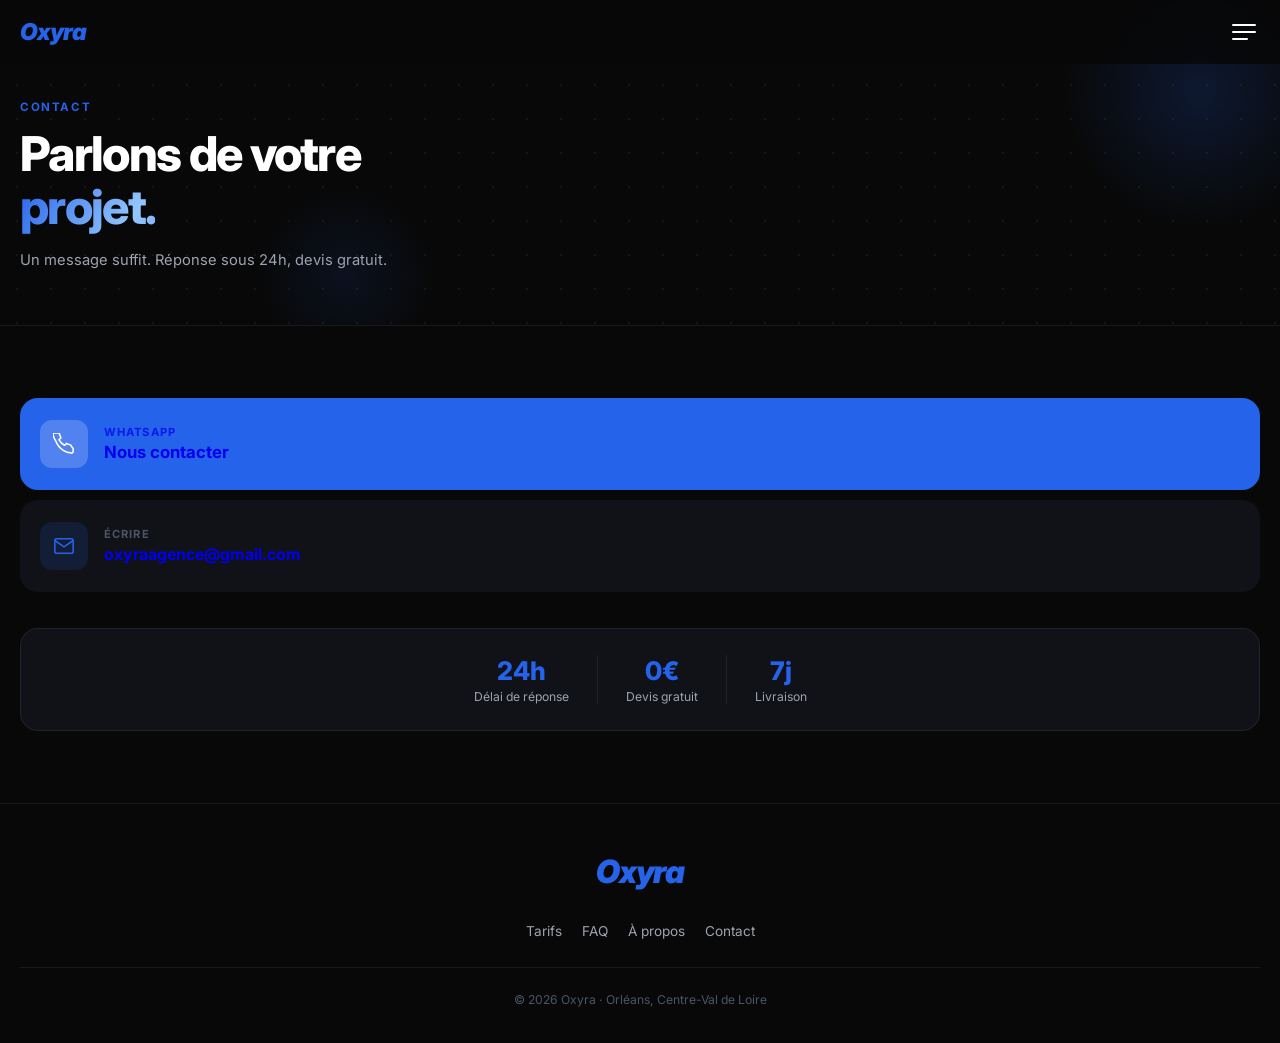
<file: contact.html>
<!DOCTYPE html>
<html lang="fr">
<head>
  <meta charset="UTF-8" />
  <meta name="viewport" content="width=device-width, initial-scale=1.0" />
  <title>Contact – Oxyra</title>
  <meta name="description" content="Contactez Oxyra par WhatsApp ou email. Devis gratuit, réponse sous 24h." />
  <link rel="preconnect" href="https://fonts.googleapis.com" />
  <link href="https://fonts.googleapis.com/css2?family=Inter:ital,wght@0,400;0,500;0,600;0,700;0,800;0,900;1,800;1,900&display=swap" rel="stylesheet" />
  <link rel="stylesheet" href="style.css" />
</head>
<body>

<header style="position:fixed;top:0;left:0;right:0;z-index:100;display:flex;align-items:center;justify-content:space-between;padding:18px 20px;background:rgba(8,8,8,.85);backdrop-filter:blur(12px);">
  <a href="index.html" class="logo">Oxyra</a>
  <button id="mo" aria-label="Menu" style="background:none;border:none;cursor:pointer;display:flex;flex-direction:column;gap:5px;padding:4px;">
    <span style="display:block;width:24px;height:2px;background:#fff;border-radius:2px;"></span>
    <span style="display:block;width:24px;height:2px;background:#fff;border-radius:2px;"></span>
    <span style="display:block;width:16px;height:2px;background:#fff;border-radius:2px;"></span>
  </button>
</header>

<div id="nv">
  <div style="display:flex;justify-content:space-between;align-items:center;margin-bottom:36px;">
    <a href="index.html" class="logo">Oxyra</a>
    <button id="mc" style="background:none;border:none;cursor:pointer;color:#fff;">
      <svg width="22" height="22" fill="none" stroke="currentColor" stroke-width="2" viewBox="0 0 24 24"><line x1="18" y1="6" x2="6" y2="18"/><line x1="6" y1="6" x2="18" y2="18"/></svg>
    </button>
  </div>
  <div style="flex:1;">
    <a href="tarifs.html" class="nl">Tarifs & Offres</a>
    <a href="faq.html" class="nl">FAQ</a>
    <a href="about.html" class="nl">À propos</a>
    <a href="contact.html" class="nl">Contact</a>
  </div>
  <a href="contact.html" class="btn btn-blue" style="margin-top:28px;">Devis gratuit</a>
</div>


<div class="page-hero" style="position:relative;overflow:hidden;">
  <div class="orb flt"  style="width:280px;height:280px;background:radial-gradient(circle,rgba(37,99,235,.18) 0%,transparent 70%);top:-50px;right:-60px;"></div>
  <div class="orb flt3" style="width:180px;height:180px;background:radial-gradient(circle,rgba(37,99,235,.1) 0%,transparent 70%);bottom:-40px;left:20%;"></div>
  <div class="dot-grid"></div>
  <div style="position:relative;z-index:1;">
    <span class="lbl rev">Contact</span>
    <h1 class="h2 rev" style="margin-bottom:14px;">Parlons de votre<br/><span class="gtext">projet.</span></h1>
    <p class="rev gray" style="font-size:.92rem;line-height:1.7;">Un message suffit. Réponse sous 24h, devis gratuit.</p>
  </div>
</div>

<section class="section">

  <a href="https://wa.me/33600000000" class="cc-blue rev-l" style="margin-bottom:10px;display:flex;">
    <div class="ci-w flt2"><svg stroke="white" stroke-width="1.7" viewBox="0 0 24 24"><path d="M22 16.92v3a2 2 0 01-2.18 2 19.79 19.79 0 01-8.63-3.07A19.5 19.5 0 013.07 8.81 19.79 19.79 0 01.1 2.18a2 2 0 012-2.18h3A2 2 0 017.28 1.6c.33 1.28.78 2.53 1.35 3.71L6.55 7.4a16 16 0 006.05 6.05l2.09-2.09c1.18.57 2.43 1.02 3.71 1.35a2 2 0 011.6 1.81z"/></svg></div>
    <div>
      <div style="font-size:.7rem;font-weight:700;letter-spacing:.1em;text-transform:uppercase;opacity:.75;margin-bottom:3px;">WhatsApp</div>
      <div style="font-size:1.05rem;font-weight:700;">Nous contacter</div>
    </div>
  </a>

  <a href="mailto:oxyraagence@gmail.com" class="cc-dark rev-r">
    <div class="ci-b flt"><svg stroke="var(--blue)" stroke-width="1.7" viewBox="0 0 24 24"><path d="M4 4h16c1.1 0 2 .9 2 2v12c0 1.1-.9 2-2 2H4c-1.1 0-2-.9-2-2V6c0-1.1.9-2 2-2z"/><polyline points="22,6 12,13 2,6"/></svg></div>
    <div>
      <div style="font-size:.7rem;font-weight:700;letter-spacing:.1em;text-transform:uppercase;color:var(--dim);margin-bottom:3px;">Écrire</div>
      <div style="font-size:1rem;font-weight:700;">oxyraagence@gmail.com</div>
    </div>
  </a>

  <div class="rev-s" style="margin-top:36px;background:var(--card);border-radius:18px;padding:26px;text-align:center;border:1px solid var(--border);">
    <div style="display:flex;justify-content:center;gap:28px;flex-wrap:wrap;">
      <div>
        <div style="font-size:1.6rem;font-weight:800;color:var(--blue);">24h</div>
        <div style="font-size:.76rem;color:var(--gray);margin-top:3px;">Délai de réponse</div>
      </div>
      <div style="width:1px;background:var(--border);"></div>
      <div>
        <div style="font-size:1.6rem;font-weight:800;color:var(--blue);">0€</div>
        <div style="font-size:.76rem;color:var(--gray);margin-top:3px;">Devis gratuit</div>
      </div>
      <div style="width:1px;background:var(--border);"></div>
      <div>
        <div style="font-size:1.6rem;font-weight:800;color:var(--blue);">7j</div>
        <div style="font-size:.76rem;color:var(--gray);margin-top:3px;">Livraison</div>
      </div>
    </div>
  </div>

</section>


<footer style="border-top:1px solid var(--border);padding:48px 20px 36px;text-align:center;">
  <a href="index.html" class="logo" style="font-size:2rem;display:block;margin-bottom:32px;">Oxyra</a>
  <nav style="display:flex;flex-wrap:wrap;justify-content:center;gap:10px 20px;margin-bottom:28px;">
    <a href="tarifs.html" style="color:var(--gray);font-size:.85rem;text-decoration:none;">Tarifs</a>
    <a href="faq.html"    style="color:var(--gray);font-size:.85rem;text-decoration:none;">FAQ</a>
    <a href="about.html"  style="color:var(--gray);font-size:.85rem;text-decoration:none;">À propos</a>
    <a href="contact.html" style="color:var(--gray);font-size:.85rem;text-decoration:none;">Contact</a>
  </nav>
  <hr style="margin-bottom:24px;" />
  <p style="font-size:.76rem;color:var(--dim);">© 2026 Oxyra · Orléans, Centre-Val de Loire</p>
</footer>

<script src="anim.js"></script>
</body>
</html>
</file>
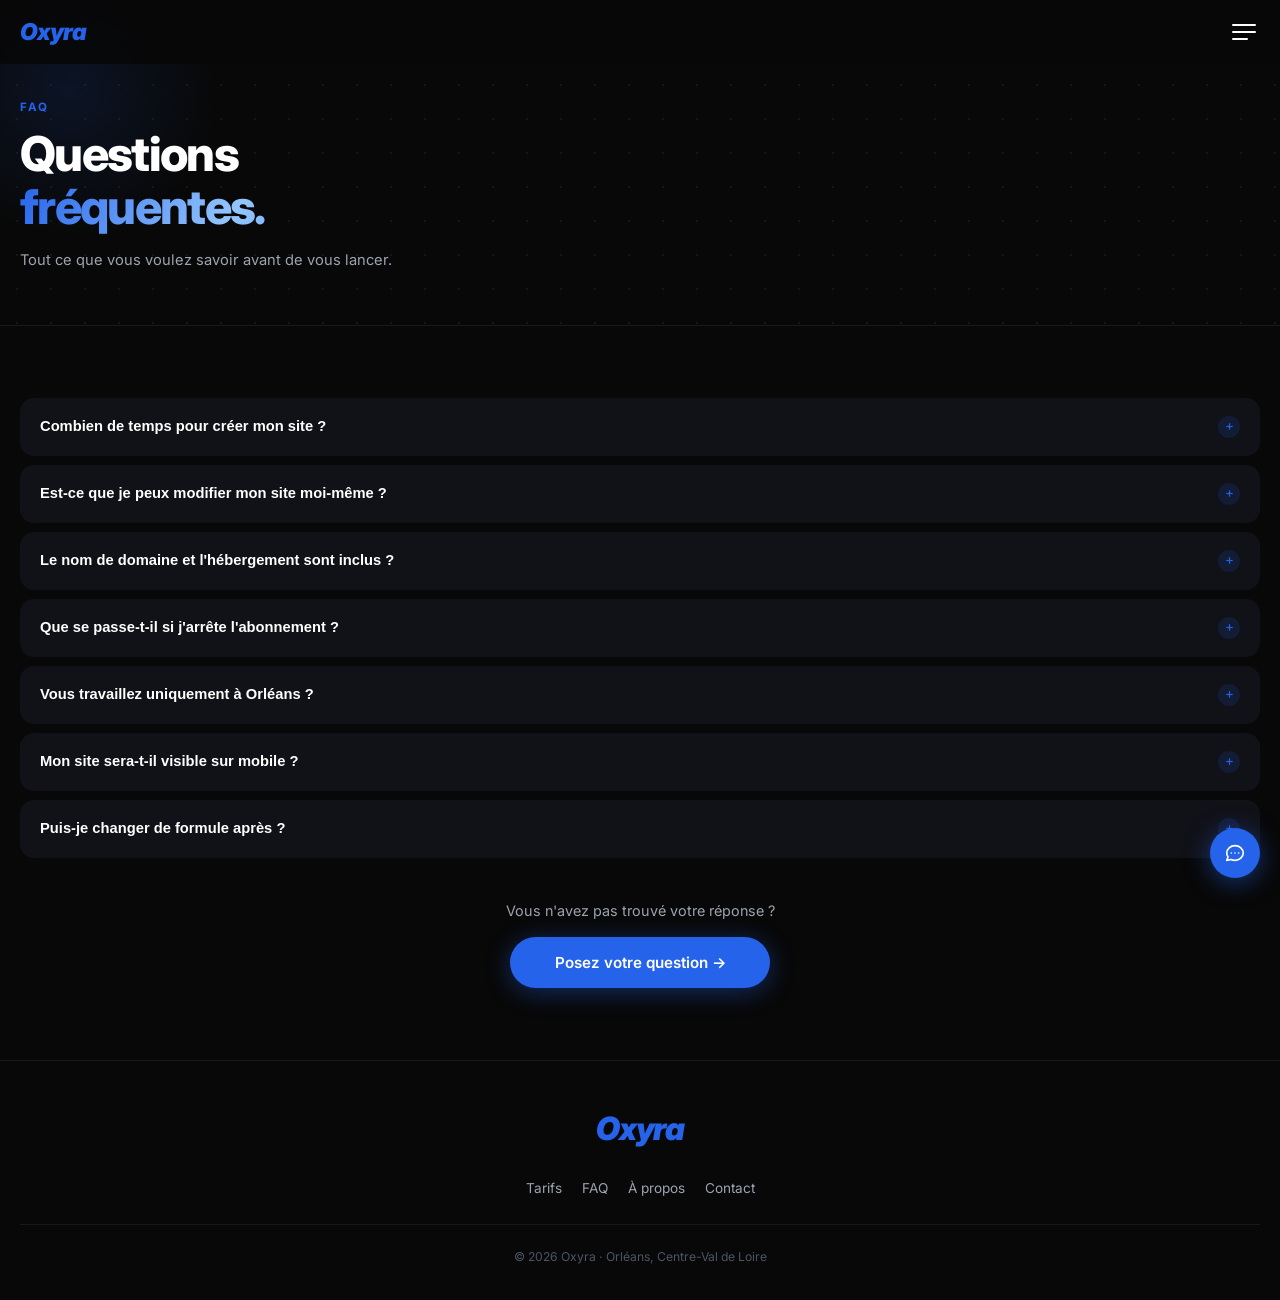
<file: faq.html>
<!DOCTYPE html>
<html lang="fr">
<head>
  <meta charset="UTF-8" />
  <meta name="viewport" content="width=device-width, initial-scale=1.0" />
  <title>FAQ – Oxyra</title>
  <meta name="description" content="Toutes vos questions sur la création de site web avec Oxyra." />
  <link rel="preconnect" href="https://fonts.googleapis.com" />
  <link href="https://fonts.googleapis.com/css2?family=Inter:ital,wght@0,400;0,500;0,600;0,700;0,800;0,900;1,800;1,900&display=swap" rel="stylesheet" />
  <link rel="stylesheet" href="style.css" />
</head>
<body>

<header style="position:fixed;top:0;left:0;right:0;z-index:100;display:flex;align-items:center;justify-content:space-between;padding:18px 20px;background:rgba(8,8,8,.85);backdrop-filter:blur(12px);">
  <a href="index.html" class="logo">Oxyra</a>
  <button id="mo" aria-label="Menu" style="background:none;border:none;cursor:pointer;display:flex;flex-direction:column;gap:5px;padding:4px;">
    <span style="display:block;width:24px;height:2px;background:#fff;border-radius:2px;"></span>
    <span style="display:block;width:24px;height:2px;background:#fff;border-radius:2px;"></span>
    <span style="display:block;width:16px;height:2px;background:#fff;border-radius:2px;"></span>
  </button>
</header>

<div id="nv">
  <div style="display:flex;justify-content:space-between;align-items:center;margin-bottom:36px;">
    <a href="index.html" class="logo">Oxyra</a>
    <button id="mc" style="background:none;border:none;cursor:pointer;color:#fff;">
      <svg width="22" height="22" fill="none" stroke="currentColor" stroke-width="2" viewBox="0 0 24 24"><line x1="18" y1="6" x2="6" y2="18"/><line x1="6" y1="6" x2="18" y2="18"/></svg>
    </button>
  </div>
  <div style="flex:1;">
    <a href="tarifs.html" class="nl">Tarifs & Offres</a>
    <a href="faq.html" class="nl">FAQ</a>
    <a href="about.html" class="nl">À propos</a>
    <a href="contact.html" class="nl">Contact</a>
  </div>
  <a href="contact.html" class="btn btn-blue" style="margin-top:28px;">Devis gratuit</a>
</div>


<div class="page-hero" style="position:relative;overflow:hidden;">
  <div class="orb flt2" style="width:300px;height:300px;background:radial-gradient(circle,rgba(37,99,235,.13) 0%,transparent 70%);top:-60px;left:-80px;"></div>
  <div class="dot-grid"></div>
  <div style="position:relative;z-index:1;">
    <span class="lbl rev">FAQ</span>
    <h1 class="h2 rev" style="margin-bottom:14px;">Questions<br/><span class="gtext">fréquentes.</span></h1>
    <p class="rev gray" style="font-size:.92rem;line-height:1.7;">Tout ce que vous voulez savoir avant de vous lancer.</p>
  </div>
</div>

<section class="section">
  <div class="fi rev" data-delay="0.0"><button class="fb"><span class="fq">Combien de temps pour créer mon site ?</span><div class="fic"><svg stroke-width="2.5" viewBox="0 0 24 24"><line x1="12" y1="5" x2="12" y2="19"/><line x1="5" y1="12" x2="19" y2="12"/></svg></div></button><div class="fa"><div class="fai">Nous livrons votre site en 5 à 7 jours ouvrés après l'appel découverte. Pour les formules Prime avec fonctionnalités avancées, comptez 7 à 10 jours. Vous êtes tenu informé à chaque étape.</div></div></div>

  <div class="fi rev" data-delay="0.07"><button class="fb"><span class="fq">Est-ce que je peux modifier mon site moi-même ?</span><div class="fic"><svg stroke-width="2.5" viewBox="0 0 24 24"><line x1="12" y1="5" x2="12" y2="19"/><line x1="5" y1="12" x2="19" y2="12"/></svg></div></button><div class="fa"><div class="fai">Oui. Nous vous donnons accès à un espace simple pour modifier vos textes, photos et horaires sans connaissance technique. Pour les modifications de design, notre équipe s'en charge dans les 48h.</div></div></div>

  <div class="fi rev" data-delay="0.14"><button class="fb"><span class="fq">Le nom de domaine et l'hébergement sont inclus ?</span><div class="fic"><svg stroke-width="2.5" viewBox="0 0 24 24"><line x1="12" y1="5" x2="12" y2="19"/><line x1="5" y1="12" x2="19" y2="12"/></svg></div></button><div class="fa"><div class="fai">Oui, tout est compris dans l'abonnement mensuel : hébergement, certificat SSL, nom de domaine .fr, sauvegardes quotidiennes et mises à jour de sécurité. Rien d'autre à payer.</div></div></div>

  <div class="fi rev" data-delay="0.21"><button class="fb"><span class="fq">Que se passe-t-il si j'arrête l'abonnement ?</span><div class="fic"><svg stroke-width="2.5" viewBox="0 0 24 24"><line x1="12" y1="5" x2="12" y2="19"/><line x1="5" y1="12" x2="19" y2="12"/></svg></div></button><div class="fa"><div class="fai">Vous pouvez résilier à tout moment, sans frais. Vous récupérez votre nom de domaine et les fichiers de votre site. Tout reste votre propriété.</div></div></div>

  <div class="fi rev" data-delay="0.28"><button class="fb"><span class="fq">Vous travaillez uniquement à Orléans ?</span><div class="fic"><svg stroke-width="2.5" viewBox="0 0 24 24"><line x1="12" y1="5" x2="12" y2="19"/><line x1="5" y1="12" x2="19" y2="12"/></svg></div></button><div class="fa"><div class="fai">Non. Nous travaillons avec des commerces dans toute la France. Tout se fait à distance par message ou visio. Pas besoin de se déplacer.</div></div></div>

  <div class="fi rev" data-delay="0.35"><button class="fb"><span class="fq">Mon site sera-t-il visible sur mobile ?</span><div class="fic"><svg stroke-width="2.5" viewBox="0 0 24 24"><line x1="12" y1="5" x2="12" y2="19"/><line x1="5" y1="12" x2="19" y2="12"/></svg></div></button><div class="fa"><div class="fai">Absolument. Tous nos sites sont conçus mobile-first et testés sur smartphone, tablette et ordinateur avant la livraison. Google privilégie les sites mobiles dans ses résultats.</div></div></div>

  <div class="fi rev" data-delay="0.42"><button class="fb"><span class="fq">Puis-je changer de formule après ?</span><div class="fic"><svg stroke-width="2.5" viewBox="0 0 24 24"><line x1="12" y1="5" x2="12" y2="19"/><line x1="5" y1="12" x2="19" y2="12"/></svg></div></button><div class="fa"><div class="fai">Oui, à tout moment. En cas d'upgrade, vous ne payez que la différence. Le nouveau tarif mensuel s'applique dès le prochain cycle de facturation.</div></div></div>

  <div style="margin-top:44px;text-align:center;" class="rev-s">
    <p class="gray" style="font-size:.9rem;margin-bottom:18px;">Vous n'avez pas trouvé votre réponse ?</p>
    <a href="contact.html" class="btn btn-blue" style="max-width:260px;margin:0 auto;box-shadow:0 4px 24px rgba(37,99,235,.4);">Posez votre question →</a>
  </div>
</section>


<footer style="border-top:1px solid var(--border);padding:48px 20px 36px;text-align:center;">
  <a href="index.html" class="logo" style="font-size:2rem;display:block;margin-bottom:32px;">Oxyra</a>
  <nav style="display:flex;flex-wrap:wrap;justify-content:center;gap:10px 20px;margin-bottom:28px;">
    <a href="tarifs.html" style="color:var(--gray);font-size:.85rem;text-decoration:none;">Tarifs</a>
    <a href="faq.html"    style="color:var(--gray);font-size:.85rem;text-decoration:none;">FAQ</a>
    <a href="about.html"  style="color:var(--gray);font-size:.85rem;text-decoration:none;">À propos</a>
    <a href="contact.html" style="color:var(--gray);font-size:.85rem;text-decoration:none;">Contact</a>
  </nav>
  <hr style="margin-bottom:24px;" />
  <p style="font-size:.76rem;color:var(--dim);">© 2026 Oxyra · Orléans, Centre-Val de Loire</p>
</footer>

<a href="contact.html" style="position:fixed;bottom:22px;right:20px;width:50px;height:50px;background:var(--blue);border-radius:50%;display:flex;align-items:center;justify-content:center;box-shadow:0 4px 24px rgba(37,99,235,.5);z-index:90;text-decoration:none;" aria-label="Contact">
  <svg width="22" height="22" fill="none" stroke="white" stroke-width="1.8" viewBox="0 0 24 24"><path stroke-linecap="round" stroke-linejoin="round" d="M8 12h.01M12 12h.01M16 12h.01M21 12c0 4.418-4.03 8-9 8a9.863 9.863 0 01-4.255-.949L3 20l1.395-3.72C3.512 15.042 3 13.574 3 12c0-4.418 4.03-8 9-8s9 3.582 9 8z"/></svg>
</a>

<script src="anim.js"></script>
</body>
</html>
</file>
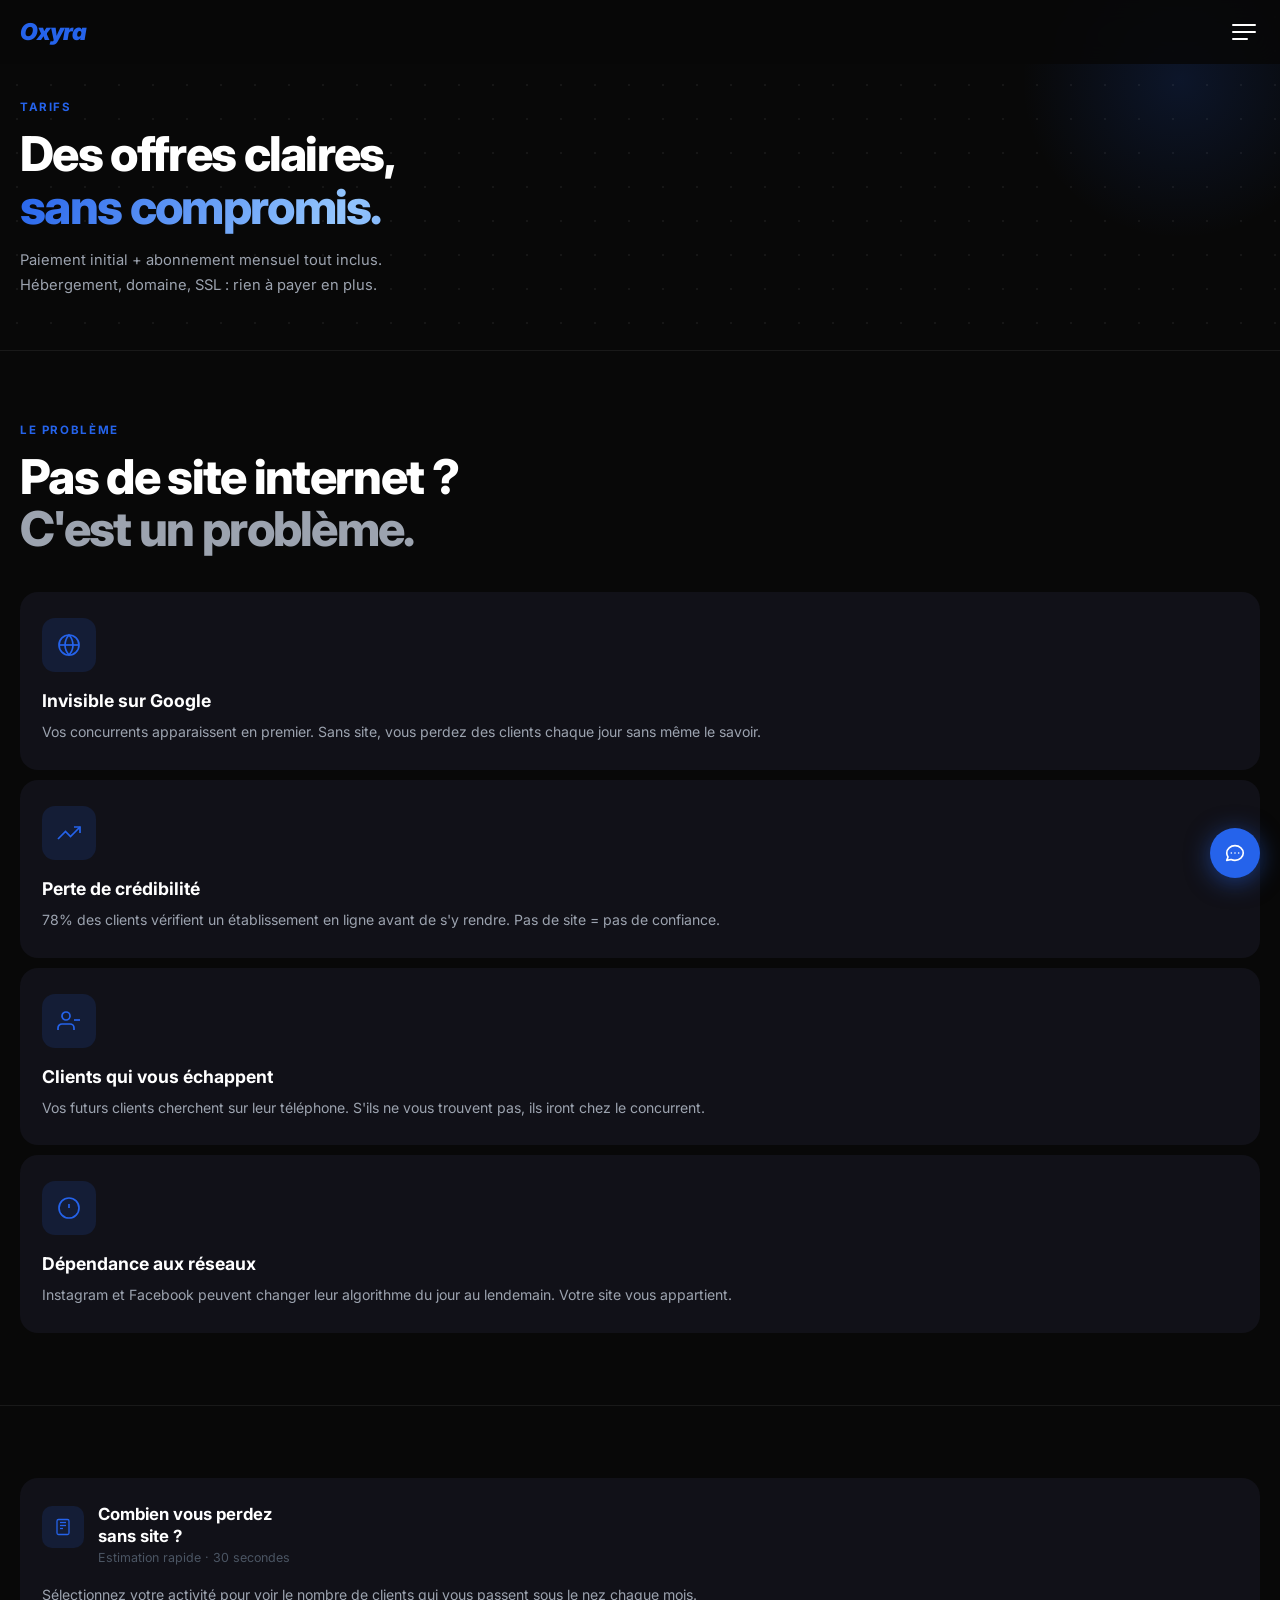
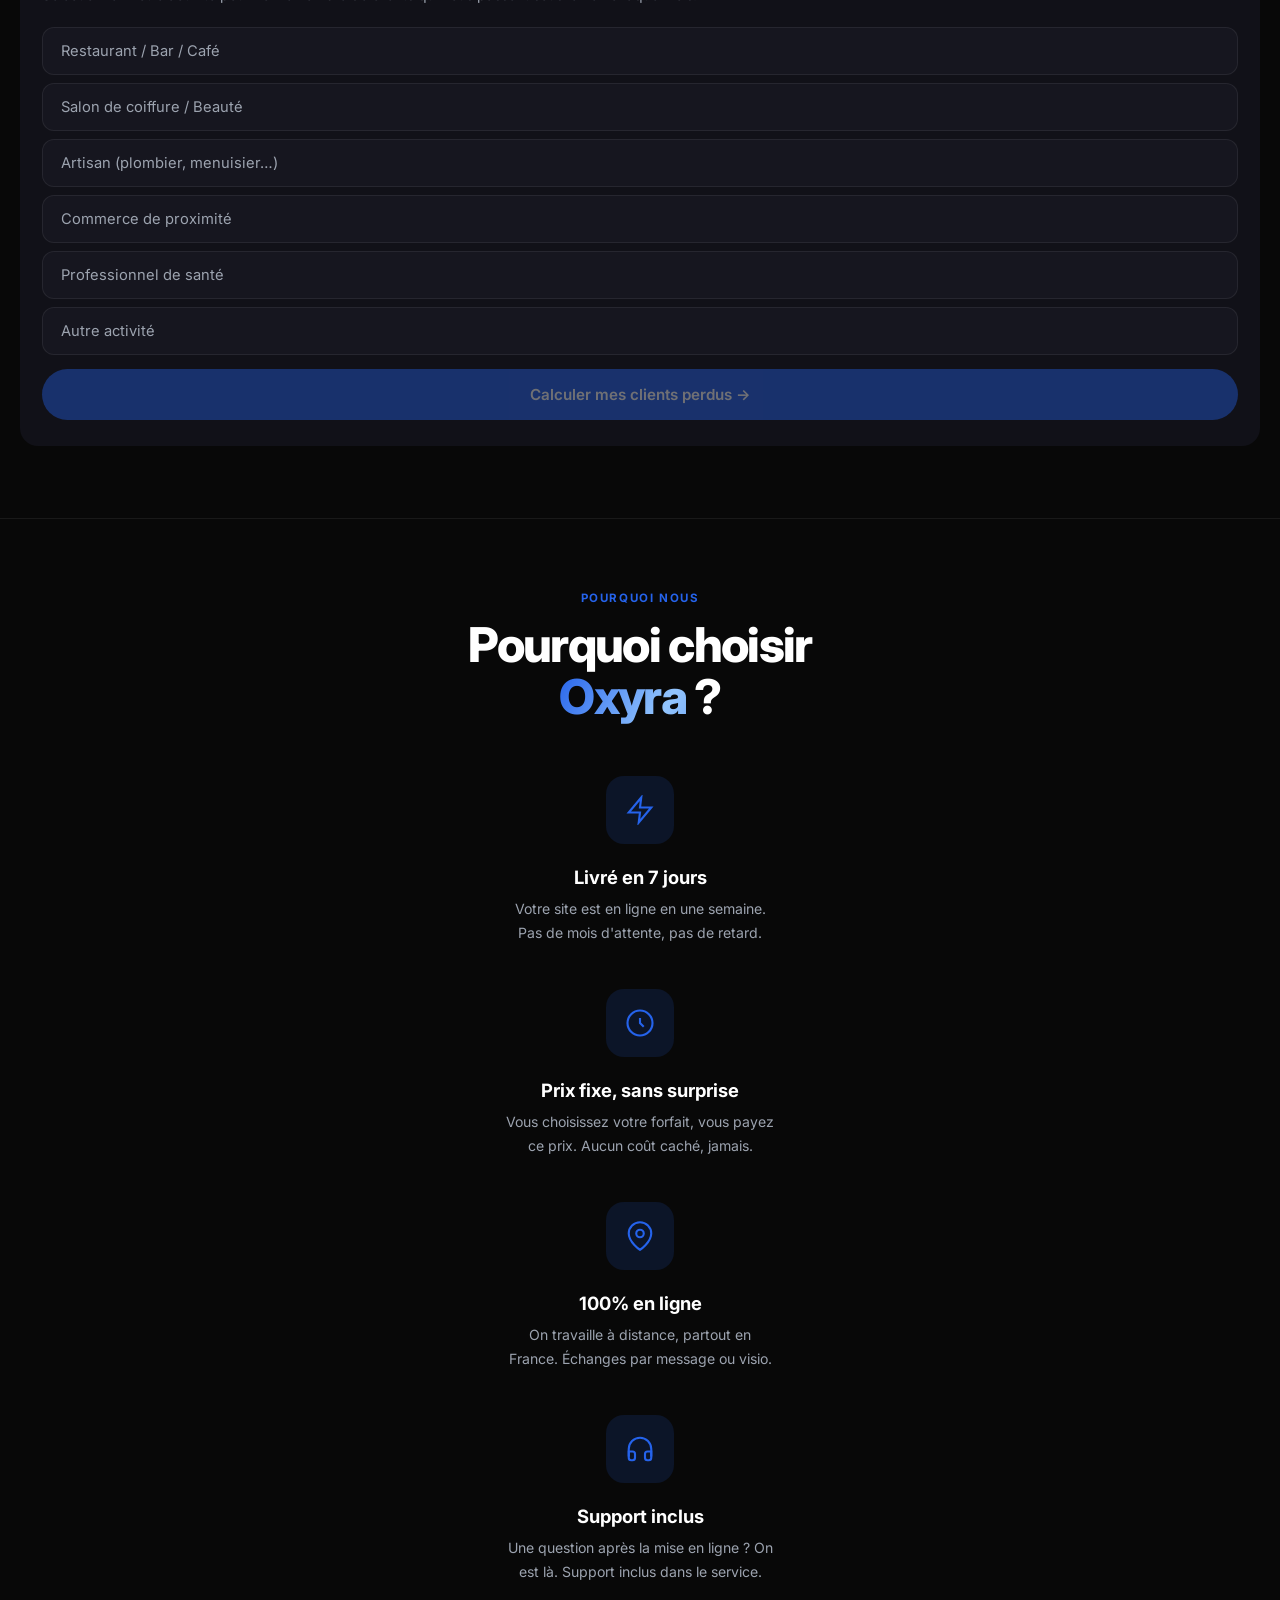
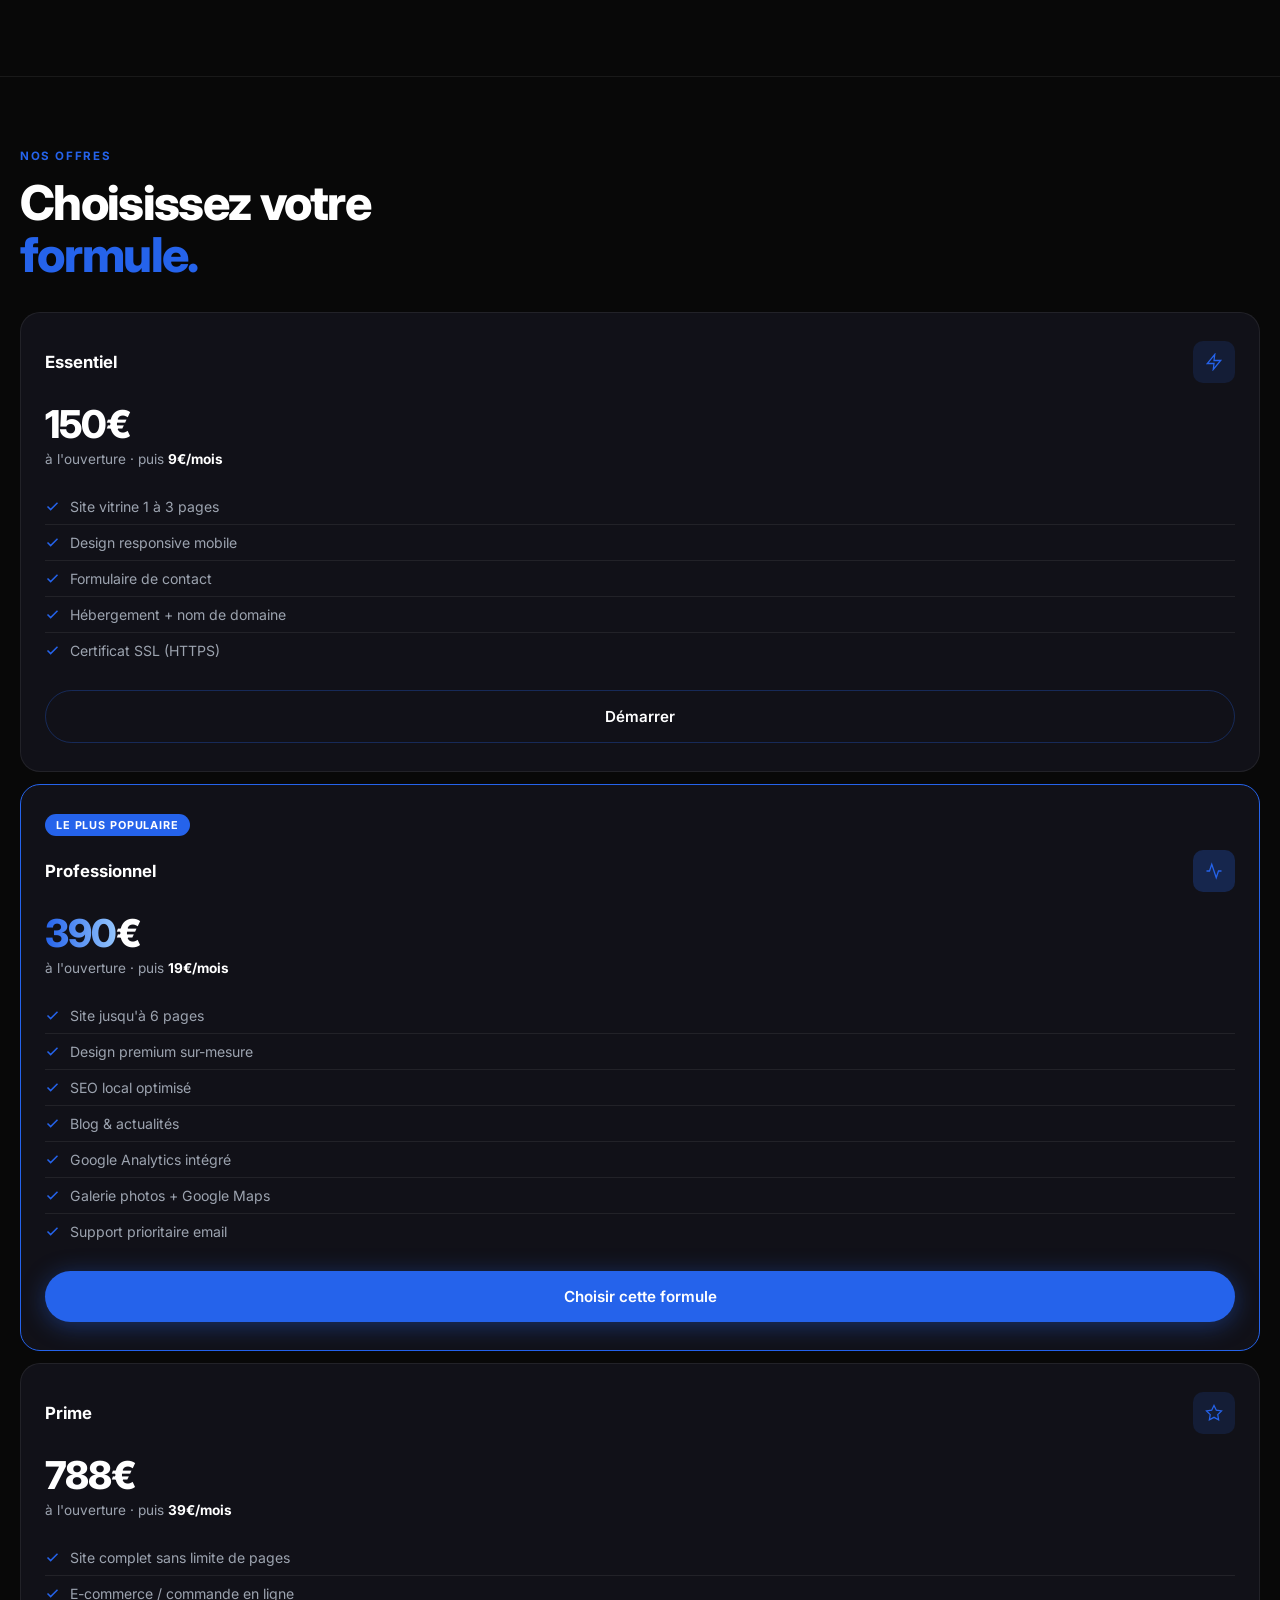
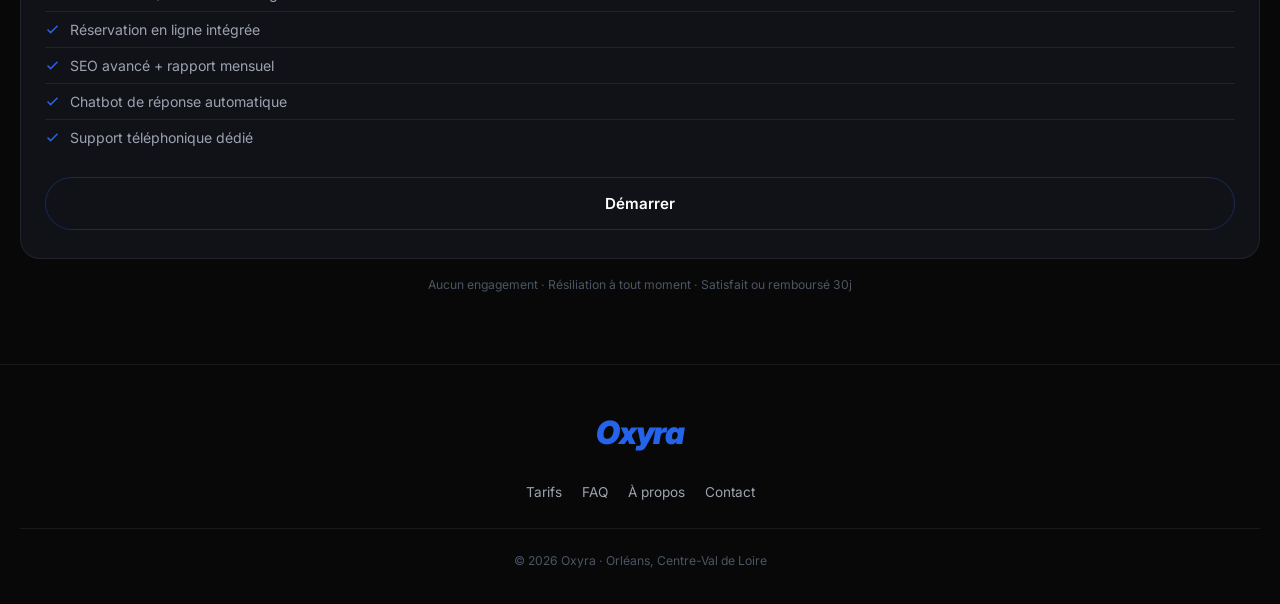
<file: tarifs.html>
<!DOCTYPE html>
<html lang="fr">
<head>
  <meta charset="UTF-8" />
  <meta name="viewport" content="width=device-width, initial-scale=1.0" />
  <title>Tarifs – Oxyra</title>
  <meta name="description" content="Nos offres de création de site web : Essentiel 150€, Professionnel 390€, Prime 790€." />
  <link rel="preconnect" href="https://fonts.googleapis.com" />
  <link href="https://fonts.googleapis.com/css2?family=Inter:ital,wght@0,400;0,500;0,600;0,700;0,800;0,900;1,800;1,900&display=swap" rel="stylesheet" />
  <link rel="stylesheet" href="style.css" />
</head>
<body>

<header style="position:fixed;top:0;left:0;right:0;z-index:100;display:flex;align-items:center;justify-content:space-between;padding:18px 20px;background:rgba(8,8,8,.85);backdrop-filter:blur(12px);">
  <a href="index.html" class="logo">Oxyra</a>
  <button id="mo" aria-label="Menu" style="background:none;border:none;cursor:pointer;display:flex;flex-direction:column;gap:5px;padding:4px;">
    <span style="display:block;width:24px;height:2px;background:#fff;border-radius:2px;"></span>
    <span style="display:block;width:24px;height:2px;background:#fff;border-radius:2px;"></span>
    <span style="display:block;width:16px;height:2px;background:#fff;border-radius:2px;"></span>
  </button>
</header>

<div id="nv">
  <div style="display:flex;justify-content:space-between;align-items:center;margin-bottom:36px;">
    <a href="index.html" class="logo">Oxyra</a>
    <button id="mc" style="background:none;border:none;cursor:pointer;color:#fff;">
      <svg width="22" height="22" fill="none" stroke="currentColor" stroke-width="2" viewBox="0 0 24 24"><line x1="18" y1="6" x2="6" y2="18"/><line x1="6" y1="6" x2="18" y2="18"/></svg>
    </button>
  </div>
  <div style="flex:1;">
    <a href="tarifs.html" class="nl">Tarifs & Offres</a>
    <a href="faq.html" class="nl">FAQ</a>
    <a href="about.html" class="nl">À propos</a>
    <a href="contact.html" class="nl">Contact</a>
  </div>
  <a href="contact.html" class="btn btn-blue" style="margin-top:28px;">Devis gratuit</a>
</div>


<!-- Page hero -->
<div class="page-hero" style="position:relative;overflow:hidden;">
  <div class="orb flt"  style="width:320px;height:320px;background:radial-gradient(circle,rgba(37,99,235,.15) 0%,transparent 70%);top:-80px;right:-60px;"></div>
  <div class="dot-grid"></div>
  <div style="position:relative;z-index:1;">
    <span class="lbl rev">Tarifs</span>
    <h1 class="h2 rev" style="margin-bottom:14px;">Des offres claires,<br/><span class="gtext">sans compromis.</span></h1>
    <p class="rev gray" style="font-size:.92rem;line-height:1.7;max-width:380px;">Paiement initial + abonnement mensuel tout inclus. Hébergement, domaine, SSL : rien à payer en plus.</p>
  </div>
</div>


<!-- ═══ PROBLÈME ═══ -->
<section class="section">
  <span class="lbl rev">Le problème</span>
  <h2 class="h2 rev" style="margin-bottom:36px;">Pas de site internet ?<br/><span style="color:var(--gray);">C'est un problème.</span></h2>

  <div class="card rev-l">
    <div class="ib flt3"><svg stroke-width="1.7" viewBox="0 0 24 24"><circle cx="12" cy="12" r="10"/><line x1="2" y1="12" x2="22" y2="12"/><path d="M12 2a15.3 15.3 0 014 10 15.3 15.3 0 01-4 10 15.3 15.3 0 01-4-10 15.3 15.3 0 014-10z"/></svg></div>
    <h3 style="font-size:1.1rem;font-weight:700;margin-bottom:9px;">Invisible sur Google</h3>
    <p style="font-size:.88rem;color:var(--gray);line-height:1.68;">Vos concurrents apparaissent en premier. Sans site, vous perdez des clients chaque jour sans même le savoir.</p>
  </div>

  <div class="card rev-r">
    <div class="ib flt2"><svg stroke-width="1.7" viewBox="0 0 24 24"><polyline points="23 6 13.5 15.5 8.5 10.5 1 18"/><polyline points="17 6 23 6 23 12"/></svg></div>
    <h3 style="font-size:1.1rem;font-weight:700;margin-bottom:9px;">Perte de crédibilité</h3>
    <p style="font-size:.88rem;color:var(--gray);line-height:1.68;">78% des clients vérifient un établissement en ligne avant de s'y rendre. Pas de site = pas de confiance.</p>
  </div>

  <div class="card rev-l">
    <div class="ib flt"><svg stroke-width="1.7" viewBox="0 0 24 24"><path d="M17 21v-2a4 4 0 00-4-4H5a4 4 0 00-4 4v2"/><circle cx="9" cy="7" r="4"/><line x1="23" y1="11" x2="17" y2="11"/></svg></div>
    <h3 style="font-size:1.1rem;font-weight:700;margin-bottom:9px;">Clients qui vous échappent</h3>
    <p style="font-size:.88rem;color:var(--gray);line-height:1.68;">Vos futurs clients cherchent sur leur téléphone. S'ils ne vous trouvent pas, ils iront chez le concurrent.</p>
  </div>

  <div class="card rev-r">
    <div class="ib flt3"><svg stroke-width="1.7" viewBox="0 0 24 24"><circle cx="12" cy="12" r="10"/><line x1="12" y1="8" x2="12" y2="12"/><line x1="12" y1="16" x2="12.01" y2="16"/></svg></div>
    <h3 style="font-size:1.1rem;font-weight:700;margin-bottom:9px;">Dépendance aux réseaux</h3>
    <p style="font-size:.88rem;color:var(--gray);line-height:1.68;">Instagram et Facebook peuvent changer leur algorithme du jour au lendemain. Votre site vous appartient.</p>
  </div>
</section>

<hr />


<!-- ═══ CALCULATEUR ═══ -->
<section id="calc" class="section">
  <div class="card rev-s">
    <div style="display:flex;align-items:flex-start;gap:14px;margin-bottom:18px;">
      <div class="ib-sm flt2" style="margin-top:2px;">
        <svg stroke-width="1.7" viewBox="0 0 24 24"><rect x="4" y="2" width="16" height="20" rx="2"/><line x1="8" y1="6" x2="16" y2="6"/><line x1="8" y1="10" x2="16" y2="10"/><line x1="8" y1="14" x2="12" y2="14"/></svg>
      </div>
      <div>
        <h3 style="font-size:1.05rem;font-weight:700;line-height:1.3;">Combien vous perdez<br/>sans site ?</h3>
        <p style="font-size:.78rem;color:var(--dim);margin-top:3px;">Estimation rapide · 30 secondes</p>
      </div>
    </div>
    <p style="font-size:.88rem;color:var(--gray);line-height:1.65;margin-bottom:20px;">Sélectionnez votre activité pour voir le nombre de clients qui vous passent sous le nez chaque mois.</p>
    <button class="co" data-n="85" data-e="2 125">Restaurant / Bar / Café</button>
    <button class="co" data-n="62" data-e="1 240">Salon de coiffure / Beauté</button>
    <button class="co" data-n="48" data-e="1 440">Artisan (plombier, menuisier…)</button>
    <button class="co" data-n="71" data-e="1 775">Commerce de proximité</button>
    <button class="co" data-n="54" data-e="2 700">Professionnel de santé</button>
    <button class="co" data-n="40" data-e="1 000">Autre activité</button>
    <button id="cb" class="btn btn-blue" style="margin-top:6px;opacity:.4;pointer-events:none;">Calculer mes clients perdus →</button>
    <div id="cr">
      <p style="font-size:.75rem;color:var(--blue);font-weight:700;letter-spacing:.1em;text-transform:uppercase;margin-bottom:8px;">Résultat estimé</p>
      <p style="font-size:2.2rem;font-weight:800;letter-spacing:-.03em;margin-bottom:4px;"><span id="cn">0</span> clients/mois</p>
      <p style="font-size:.88rem;color:var(--gray);">vous passent sous le nez — environ <strong style="color:#fff;"><span id="ce">0</span>€ de CA perdu.</strong></p>
      <a href="contact.html" class="btn btn-blue" style="margin-top:18px;">Je veux récupérer ces clients</a>
    </div>
  </div>
</section>

<hr />


<!-- ═══ POURQUOI NOUS ═══ -->
<section class="section">
  <span class="lbl rev" style="text-align:center;display:block;">Pourquoi nous</span>
  <h2 class="h2 rev" style="text-align:center;margin-bottom:52px;">Pourquoi choisir<br/><span class="gtext">Oxyra</span> ?</h2>

  <div class="rev-l" style="text-align:center;padding-bottom:44px;">
    <div class="ib-lg flt"><svg stroke-width="1.7" viewBox="0 0 24 24"><polygon points="13 2 3 14 12 14 11 22 21 10 12 10 13 2"/></svg></div>
    <h3 style="font-size:1.15rem;font-weight:700;margin-bottom:9px;">Livré en 7 jours</h3>
    <p style="font-size:.88rem;color:var(--gray);line-height:1.7;max-width:270px;margin:0 auto;">Votre site est en ligne en une semaine. Pas de mois d'attente, pas de retard.</p>
  </div>

  <div class="rev-r" style="text-align:center;padding-bottom:44px;">
    <div class="ib-lg flt2"><svg stroke-width="1.7" viewBox="0 0 24 24"><circle cx="12" cy="12" r="10"/><path d="M12 8v4l3 3"/></svg></div>
    <h3 style="font-size:1.15rem;font-weight:700;margin-bottom:9px;">Prix fixe, sans surprise</h3>
    <p style="font-size:.88rem;color:var(--gray);line-height:1.7;max-width:270px;margin:0 auto;">Vous choisissez votre forfait, vous payez ce prix. Aucun coût caché, jamais.</p>
  </div>

  <div class="rev-l" style="text-align:center;padding-bottom:44px;">
    <div class="ib-lg flt3"><svg stroke-width="1.7" viewBox="0 0 24 24"><path d="M21 10c0 7-9 13-9 13s-9-6-9-13a9 9 0 0118 0z"/><circle cx="12" cy="10" r="3"/></svg></div>
    <h3 style="font-size:1.15rem;font-weight:700;margin-bottom:9px;">100% en ligne</h3>
    <p style="font-size:.88rem;color:var(--gray);line-height:1.7;max-width:270px;margin:0 auto;">On travaille à distance, partout en France. Échanges par message ou visio.</p>
  </div>

  <div class="rev-r" style="text-align:center;padding-bottom:20px;">
    <div class="ib-lg flt"><svg stroke-width="1.7" viewBox="0 0 24 24"><path d="M3 18v-6a9 9 0 0118 0v6"/><path d="M21 19a2 2 0 01-2 2h-1a2 2 0 01-2-2v-3a2 2 0 012-2h3zM3 19a2 2 0 002 2h1a2 2 0 002-2v-3a2 2 0 00-2-2H3z"/></svg></div>
    <h3 style="font-size:1.15rem;font-weight:700;margin-bottom:9px;">Support inclus</h3>
    <p style="font-size:.88rem;color:var(--gray);line-height:1.7;max-width:270px;margin:0 auto;">Une question après la mise en ligne ? On est là. Support inclus dans le service.</p>
  </div>
</section>

<hr />


<!-- ═══ OFFRES ═══ -->
<section class="section">
  <span class="lbl rev">Nos offres</span>
  <h2 class="h2 rev" style="margin-bottom:30px;">Choisissez votre<br/><span class="blue">formule.</span></h2>

  <!-- Essentiel -->
  <div class="pc rev" data-delay="0">
    <div style="display:flex;align-items:center;justify-content:space-between;margin-bottom:18px;">
      <h3 style="font-size:1.05rem;font-weight:700;">Essentiel</h3>
      <div class="ib-sm"><svg stroke-width="1.7" viewBox="0 0 24 24"><polygon points="13 2 3 14 12 14 11 22 21 10 12 10 13 2"/></svg></div>
    </div>
    <div style="font-size:2.4rem;font-weight:800;letter-spacing:-.03em;margin-bottom:4px;"><span class="pcount" data-target="150">150</span>€</div>
    <div class="gray" style="font-size:.85rem;margin-bottom:22px;">à l'ouverture · puis <strong style="color:#fff;">9€/mois</strong></div>
    <div class="pf"><svg stroke-width="2.3" viewBox="0 0 24 24"><polyline points="20 6 9 17 4 12"/></svg>Site vitrine 1 à 3 pages</div>
    <div class="pf"><svg stroke-width="2.3" viewBox="0 0 24 24"><polyline points="20 6 9 17 4 12"/></svg>Design responsive mobile</div>
    <div class="pf"><svg stroke-width="2.3" viewBox="0 0 24 24"><polyline points="20 6 9 17 4 12"/></svg>Formulaire de contact</div>
    <div class="pf"><svg stroke-width="2.3" viewBox="0 0 24 24"><polyline points="20 6 9 17 4 12"/></svg>Hébergement + nom de domaine</div>
    <div class="pf"><svg stroke-width="2.3" viewBox="0 0 24 24"><polyline points="20 6 9 17 4 12"/></svg>Certificat SSL (HTTPS)</div>
    <a href="contact.html" class="btn btn-out" style="margin-top:22px;">Démarrer</a>
  </div>

  <!-- Professionnel -->
  <div class="pc feat rev" data-delay="0.13">
    <div class="pbadge">Le plus populaire</div>
    <div style="display:flex;align-items:center;justify-content:space-between;margin-bottom:18px;">
      <h3 style="font-size:1.05rem;font-weight:700;">Professionnel</h3>
      <div class="ib-sm" style="background:rgba(37,99,235,.25);"><svg stroke-width="1.7" viewBox="0 0 24 24"><path d="M22 12h-4l-3 9L9 3l-3 9H2"/></svg></div>
    </div>
    <div style="font-size:2.4rem;font-weight:800;letter-spacing:-.03em;margin-bottom:4px;"><span class="pcount pamt-feat" data-target="390">390</span>€</div>
    <div class="gray" style="font-size:.85rem;margin-bottom:22px;">à l'ouverture · puis <strong style="color:#fff;">19€/mois</strong></div>
    <div class="pf"><svg stroke-width="2.3" viewBox="0 0 24 24"><polyline points="20 6 9 17 4 12"/></svg>Site jusqu'à 6 pages</div>
    <div class="pf"><svg stroke-width="2.3" viewBox="0 0 24 24"><polyline points="20 6 9 17 4 12"/></svg>Design premium sur-mesure</div>
    <div class="pf"><svg stroke-width="2.3" viewBox="0 0 24 24"><polyline points="20 6 9 17 4 12"/></svg>SEO local optimisé</div>
    <div class="pf"><svg stroke-width="2.3" viewBox="0 0 24 24"><polyline points="20 6 9 17 4 12"/></svg>Blog & actualités</div>
    <div class="pf"><svg stroke-width="2.3" viewBox="0 0 24 24"><polyline points="20 6 9 17 4 12"/></svg>Google Analytics intégré</div>
    <div class="pf"><svg stroke-width="2.3" viewBox="0 0 24 24"><polyline points="20 6 9 17 4 12"/></svg>Galerie photos + Google Maps</div>
    <div class="pf"><svg stroke-width="2.3" viewBox="0 0 24 24"><polyline points="20 6 9 17 4 12"/></svg>Support prioritaire email</div>
    <a href="contact.html" class="btn btn-blue" style="margin-top:22px;box-shadow:0 4px 24px rgba(37,99,235,.4);">Choisir cette formule</a>
  </div>

  <!-- Prime -->
  <div class="pc rev" data-delay="0.26">
    <div style="display:flex;align-items:center;justify-content:space-between;margin-bottom:18px;">
      <h3 style="font-size:1.05rem;font-weight:700;">Prime</h3>
      <div class="ib-sm"><svg stroke-width="1.7" viewBox="0 0 24 24"><polygon points="12 2 15.09 8.26 22 9.27 17 14.14 18.18 21.02 12 17.77 5.82 21.02 7 14.14 2 9.27 8.91 8.26 12 2"/></svg></div>
    </div>
    <div style="font-size:2.4rem;font-weight:800;letter-spacing:-.03em;margin-bottom:4px;"><span class="pcount" data-target="790">790</span>€</div>
    <div class="gray" style="font-size:.85rem;margin-bottom:22px;">à l'ouverture · puis <strong style="color:#fff;">39€/mois</strong></div>
    <div class="pf"><svg stroke-width="2.3" viewBox="0 0 24 24"><polyline points="20 6 9 17 4 12"/></svg>Site complet sans limite de pages</div>
    <div class="pf"><svg stroke-width="2.3" viewBox="0 0 24 24"><polyline points="20 6 9 17 4 12"/></svg>E-commerce / commande en ligne</div>
    <div class="pf"><svg stroke-width="2.3" viewBox="0 0 24 24"><polyline points="20 6 9 17 4 12"/></svg>Réservation en ligne intégrée</div>
    <div class="pf"><svg stroke-width="2.3" viewBox="0 0 24 24"><polyline points="20 6 9 17 4 12"/></svg>SEO avancé + rapport mensuel</div>
    <div class="pf"><svg stroke-width="2.3" viewBox="0 0 24 24"><polyline points="20 6 9 17 4 12"/></svg>Chatbot de réponse automatique</div>
    <div class="pf"><svg stroke-width="2.3" viewBox="0 0 24 24"><polyline points="20 6 9 17 4 12"/></svg>Support téléphonique dédié</div>
    <a href="contact.html" class="btn btn-out" style="margin-top:22px;">Démarrer</a>
  </div>

  <p class="rev" style="text-align:center;font-size:.76rem;color:var(--dim);margin-top:18px;">Aucun engagement · Résiliation à tout moment · Satisfait ou remboursé 30j</p>
</section>


<footer style="border-top:1px solid var(--border);padding:48px 20px 36px;text-align:center;">
  <a href="index.html" class="logo" style="font-size:2rem;display:block;margin-bottom:32px;">Oxyra</a>
  <nav style="display:flex;flex-wrap:wrap;justify-content:center;gap:10px 20px;margin-bottom:28px;">
    <a href="tarifs.html" style="color:var(--gray);font-size:.85rem;text-decoration:none;">Tarifs</a>
    <a href="faq.html"    style="color:var(--gray);font-size:.85rem;text-decoration:none;">FAQ</a>
    <a href="about.html"  style="color:var(--gray);font-size:.85rem;text-decoration:none;">À propos</a>
    <a href="contact.html" style="color:var(--gray);font-size:.85rem;text-decoration:none;">Contact</a>
  </nav>
  <hr style="margin-bottom:24px;" />
  <p style="font-size:.76rem;color:var(--dim);">© 2026 Oxyra · Orléans, Centre-Val de Loire</p>
</footer>

<a href="contact.html" style="position:fixed;bottom:22px;right:20px;width:50px;height:50px;background:var(--blue);border-radius:50%;display:flex;align-items:center;justify-content:center;box-shadow:0 4px 24px rgba(37,99,235,.5);z-index:90;text-decoration:none;transition:transform .2s;" aria-label="Contact">
  <svg width="22" height="22" fill="none" stroke="white" stroke-width="1.8" viewBox="0 0 24 24"><path stroke-linecap="round" stroke-linejoin="round" d="M8 12h.01M12 12h.01M16 12h.01M21 12c0 4.418-4.03 8-9 8a9.863 9.863 0 01-4.255-.949L3 20l1.395-3.72C3.512 15.042 3 13.574 3 12c0-4.418 4.03-8 9-8s9 3.582 9 8z"/></svg>
</a>

<script src="anim.js"></script>
</body>
</html>
</file>
<file: style.css>
*, *::before, *::after { box-sizing: border-box; margin: 0; padding: 0; }

:root {
  --blue: #2563eb; --blue-h: #1d4ed8;
  --blue-bg: rgba(37,99,235,.14); --blue-br: rgba(37,99,235,.3);
  --card: #111118; --card2: #16161f;
  --gray: #9ca3af; --dim: #4b5563; --border: rgba(255,255,255,.07);
}

html { scroll-behavior: smooth; }
body { background: #080808; color: #fff; font-family: 'Inter', system-ui, sans-serif; -webkit-font-smoothing: antialiased; overflow-x: hidden; }

/* ── Logo ── */
.logo { font-size:1.45rem;font-weight:900;font-style:italic;color:var(--blue);letter-spacing:-.04em;text-decoration:none; }

/* ── Section label ── */
.lbl { font-size:.72rem;font-weight:700;letter-spacing:.14em;text-transform:uppercase;color:var(--blue);display:block;margin-bottom:14px; }

/* ── Headings ── */
.h2 { font-size:clamp(2rem,7.5vw,3rem);font-weight:800;letter-spacing:-.035em;line-height:1.1; }

/* ── Colours ── */
.blue { color:var(--blue); }
.gray { color:var(--gray); }

/* ── Buttons ── */
.btn { display:inline-flex;align-items:center;justify-content:center;gap:8px;font-weight:600;font-size:.95rem;border-radius:100px;cursor:pointer;text-decoration:none;transition:all .2s;border:none;font-family:inherit;width:100%; }
.btn-blue { background:var(--blue);color:#fff;padding:16px 28px; }
.btn-blue:hover { background:var(--blue-h);transform:translateY(-1px); }
.btn-out { background:transparent;border:1px solid var(--blue-br);color:#fff;padding:16px 28px; }
.btn-out:hover { border-color:var(--blue);background:var(--blue-bg); }
.btn-ghost { background:none;border:none;color:var(--gray);font-size:.88rem;width:auto;padding:0;gap:5px; }
.btn-ghost:hover { color:#fff; }

/* ── Cards ── */
.card { background:var(--card);border-radius:18px;padding:26px 22px; }
.card + .card { margin-top:10px; }

/* ── Icon boxes ── */
.ib { width:54px;height:54px;background:var(--blue-bg);border-radius:13px;display:flex;align-items:center;justify-content:center;margin-bottom:18px;flex-shrink:0; }
.ib svg { width:24px;height:24px;stroke:var(--blue);fill:none; }
.ib-sm { width:42px;height:42px;background:var(--blue-bg);border-radius:10px;display:flex;align-items:center;justify-content:center;flex-shrink:0; }
.ib-sm svg { width:18px;height:18px;stroke:var(--blue);fill:none; }
.ib-lg { width:68px;height:68px;background:var(--blue-bg);border-radius:18px;display:flex;align-items:center;justify-content:center;margin:0 auto 22px; }
.ib-lg svg { width:30px;height:30px;stroke:var(--blue);fill:none; }

/* ── Hero pill ── */
.pill { display:inline-flex;align-items:center;gap:8px;border:1px solid var(--blue-br);border-radius:100px;padding:7px 16px;font-size:.78rem;color:var(--gray); }
.pill-dot { width:6px;height:6px;background:var(--blue);border-radius:50%;flex-shrink:0; }

/* ── Divider ── */
hr { border:none;border-top:1px solid var(--border); }
.section { padding:72px 20px; }

/* ── Page transition overlay ── */
#pt { position:fixed;inset:0;background:#080808;z-index:9999;pointer-events:none;transition:opacity .52s cubic-bezier(.4,0,.2,1); }
#pt.out { opacity:0; }

/* ── Reveal variants ── */
.rev   { opacity:0;transform:translateY(64px) scale(.96);transition:opacity .85s cubic-bezier(.22,1,.36,1),transform .85s cubic-bezier(.22,1,.36,1); }
.rev-r { opacity:0;transform:translateX(60px);transition:opacity .75s cubic-bezier(.22,1,.36,1),transform .75s cubic-bezier(.22,1,.36,1); }
.rev-l { opacity:0;transform:translateX(-60px);transition:opacity .75s cubic-bezier(.22,1,.36,1),transform .75s cubic-bezier(.22,1,.36,1); }
.rev-s { opacity:0;transform:scale(.8);transition:opacity .7s cubic-bezier(.22,1,.36,1),transform .7s cubic-bezier(.22,1,.36,1); }
.rev.in,.rev-r.in,.rev-l.in,.rev-s.in { opacity:1;transform:none; }

/* ── Float ── */
@keyframes float  { 0%,100%{transform:translateY(0)}     50%{transform:translateY(-16px)} }
@keyframes float2 { 0%,100%{transform:translateY(-8px)}  50%{transform:translateY(8px)} }
.flt  { animation:float  5.5s ease-in-out infinite; }
.flt2 { animation:float2 7s   ease-in-out infinite .9s; }
.flt3 { animation:float  4.5s ease-in-out infinite 2s; }

/* ── Spin ── */
@keyframes spin { from{transform:rotate(0)} to{transform:rotate(360deg)} }
.spin-slow { animation:spin 22s linear infinite; }
.spin-rev  { animation:spin 16s linear infinite reverse; }

/* ── Gradient text ── */
.gtext { background:linear-gradient(120deg,#2563eb 0%,#93c5fd 45%,#2563eb 100%);background-size:200% auto;-webkit-background-clip:text;-webkit-text-fill-color:transparent;background-clip:text;animation:gshift 4s linear infinite; }
@keyframes gshift { 0%{background-position:0% center} 100%{background-position:200% center} }

/* ── Glow pulse ── */
@keyframes glow-pulse { 0%,100%{filter:drop-shadow(0 0 0px rgba(37,99,235,0))} 50%{filter:drop-shadow(0 0 18px rgba(37,99,235,.6))} }
.glow-pulse { animation:glow-pulse 2.5s ease-in-out infinite; }

/* ── Stagger delay helpers ── */
.d1{transition-delay:.07s!important} .d2{transition-delay:.14s!important} .d3{transition-delay:.21s!important}
.d4{transition-delay:.28s!important} .d5{transition-delay:.35s!important} .d6{transition-delay:.42s!important}

/* ── Dot grid (hero background) ── */
.dot-grid { position:absolute;inset:0;background-image:radial-gradient(circle,rgba(255,255,255,.055) 1px,transparent 1px);background-size:34px 34px;pointer-events:none; }

/* ── Orb ── */
.orb { position:absolute;border-radius:50%;pointer-events:none; }

/* ── Nav card shimmer ── */
.nav-card { position:relative;overflow:hidden; }
.nav-card::after { content:'';position:absolute;inset:0;background:linear-gradient(105deg,transparent 40%,rgba(37,99,235,.07) 50%,transparent 60%);background-size:200% 100%;background-position:200% 0;transition:background-position .6s ease; }
.nav-card:hover::after { background-position:-200% 0; }

/* ── Section title (decorated) ── */
.stitle { display:flex;align-items:center;gap:12px;margin-bottom:22px; }
.stitle-line { flex:1;height:1px;background:var(--border); }

/* ── Services ── */
.svc { background:var(--card);border:1px solid var(--border);border-radius:18px;padding:26px 22px;transition:transform .35s cubic-bezier(.22,1,.36,1),border-color .35s; }
.svc + .svc { margin-top:12px; }
.svc:hover { transform:translateY(-5px);border-color:var(--blue-br); }
.svc-h { font-size:1.08rem;font-weight:700;margin-bottom:9px; }
.svc-p { font-size:.88rem;color:var(--gray);line-height:1.68; }

/* ── Process steps ── */
.step { display:flex;gap:18px;position:relative;padding-bottom:34px; }
.step:last-child { padding-bottom:0; }
.step-line { position:absolute;left:21px;top:46px;bottom:0;width:2px;background:linear-gradient(var(--blue-br),transparent); }
.step:last-child .step-line { display:none; }
.step-num { width:44px;height:44px;flex-shrink:0;border-radius:50%;background:var(--blue-bg);border:1px solid var(--blue-br);display:flex;align-items:center;justify-content:center;font-weight:800;color:var(--blue);font-size:1.05rem;position:relative;z-index:1; }
.step-h { font-size:1.05rem;font-weight:700;margin-bottom:6px;padding-top:8px; }
.step-p { font-size:.86rem;color:var(--gray);line-height:1.65; }

/* ── Stats ── */
.stat-grid { display:grid;grid-template-columns:1fr 1fr;gap:10px; }
.stat { background:var(--card);border:1px solid var(--border);border-radius:16px;padding:24px 18px;text-align:center; }
.stat-n { font-size:2.4rem;font-weight:900;letter-spacing:-.04em;line-height:1;color:var(--blue);margin-bottom:6px; }
.stat-l { font-size:.78rem;color:var(--gray);line-height:1.4; }

/* ── Testimonials ── */
.tm { background:var(--card);border:1px solid var(--border);border-radius:18px;padding:24px 22px; }
.tm + .tm { margin-top:12px; }
.tm-stars { color:var(--blue);font-size:.85rem;letter-spacing:2px;margin-bottom:12px; }
.tm-q { font-size:.92rem;line-height:1.7;margin-bottom:18px; }
.tm-foot { display:flex;align-items:center;gap:12px; }
.tm-av { width:42px;height:42px;border-radius:50%;background:var(--blue-bg);border:1px solid var(--blue-br);display:flex;align-items:center;justify-content:center;font-weight:800;color:var(--blue);flex-shrink:0; }
.tm-name { font-size:.88rem;font-weight:700; }
.tm-role { font-size:.76rem;color:var(--dim); }

/* ── CTA band ── */
.cta-band { background:linear-gradient(135deg,rgba(37,99,235,.16),rgba(37,99,235,.04));border:1px solid var(--blue-br);border-radius:24px;padding:40px 26px;text-align:center;position:relative;overflow:hidden; }

/* ── Nav link list ── */
.nl2 { display:flex;align-items:center;justify-content:space-between;padding:16px 18px;background:var(--card);border:1px solid var(--border);border-radius:14px;text-decoration:none;color:#fff;font-size:.9rem;font-weight:600;transition:all .22s; }
.nl2:hover { border-color:var(--blue-br);background:var(--card2);transform:translateX(4px); }
.nl2-arr { color:var(--dim);font-size:.85rem;transition:color .2s,transform .2s; }
.nl2:hover .nl2-arr { color:var(--blue);transform:translateX(4px); }

/* ── Header scrolled ── */
header { transition:border-color .3s,background .3s; }

/* ── Scroll mouse ── */
.smouse { width:26px;height:42px;border:2px solid rgba(255,255,255,.13);border-radius:13px;margin:0 auto;display:flex;justify-content:center;padding-top:7px; }
.swheel { width:3px;height:8px;background:rgba(255,255,255,.25);border-radius:3px;animation:sw 1.7s ease-in-out infinite; }
@keyframes sw { 0%{opacity:1;transform:translateY(0)} 100%{opacity:0;transform:translateY(10px)} }

/* ── Pricing ── */
.pc { background:var(--card);border-radius:20px;padding:28px 24px;border:1px solid var(--border);transition:transform .35s cubic-bezier(.22,1,.36,1),box-shadow .35s; }
.pc + .pc { margin-top:12px; }
.pc:not(.feat):hover { transform:translateY(-7px);box-shadow:0 28px 70px rgba(0,0,0,.55); }
.pc.feat { border-color:var(--blue);animation:featglow 3s ease-in-out infinite; }
.pc.feat:hover { transform:translateY(-9px); }
@keyframes featglow {
  0%,100% { box-shadow:0 0 0 1px rgba(37,99,235,.35),0 0 40px rgba(37,99,235,.08); }
  50%      { box-shadow:0 0 0 1px var(--blue),0 0 70px rgba(37,99,235,.22); }
}
.pbadge { display:inline-block;background:var(--blue);color:#fff;font-size:.68rem;font-weight:700;letter-spacing:.08em;text-transform:uppercase;padding:4px 11px;border-radius:100px;margin-bottom:14px; }
.pf { display:flex;align-items:center;gap:10px;font-size:.88rem;color:var(--gray);padding:9px 0;border-bottom:1px solid var(--border); }
.pf:last-of-type { border-bottom:none; }
.pf svg { width:15px;height:15px;stroke:var(--blue);flex-shrink:0;fill:none; }
.pamt-feat { background:linear-gradient(90deg,var(--blue) 0%,#93c5fd 50%,var(--blue) 100%);background-size:200% auto;-webkit-background-clip:text;-webkit-text-fill-color:transparent;background-clip:text;animation:pshine 3s linear infinite; }
@keyframes pshine { 0%{background-position:200% center} 100%{background-position:-200% center} }

/* ── FAQ ── */
.fi { background:var(--card);border-radius:14px; }
.fi + .fi { margin-top:9px; }
.fb { width:100%;background:none;border:none;padding:18px 20px;display:flex;justify-content:space-between;align-items:center;gap:14px;cursor:pointer;text-align:left; }
.fq { font-size:.92rem;font-weight:600;color:#fff;line-height:1.4;font-family:inherit; }
.fic { width:22px;height:22px;background:var(--blue-bg);border-radius:50%;display:flex;align-items:center;justify-content:center;flex-shrink:0;transition:transform .3s; }
.fic svg { width:11px;height:11px;stroke:var(--blue);fill:none; }
.fi.open .fic { transform:rotate(45deg); }
.fa { max-height:0;overflow:hidden;transition:max-height .35s ease; }
.fa.open { max-height:260px; }
.fai { padding:0 20px 18px;font-size:.88rem;color:var(--gray);line-height:1.72; }

/* ── Calculator ── */
.co { width:100%;background:var(--card2);border:1px solid var(--border);border-radius:12px;padding:14px 18px;font-size:.92rem;color:var(--gray);font-family:inherit;cursor:pointer;text-align:left;transition:all .2s;margin-bottom:8px;display:block; }
.co:hover { border-color:var(--blue-br);color:#fff; }
.co.sel { border-color:var(--blue);color:#fff;background:var(--blue-bg); }
#cr { display:none;background:var(--blue-bg);border:1px solid var(--blue-br);border-radius:14px;padding:22px;margin-top:16px;text-align:center; }
#cr.show { display:block; }

/* ── Contact cards ── */
.cc-blue { background:var(--blue);border-radius:18px;padding:22px 20px;display:flex;align-items:center;gap:16px;text-decoration:none;transition:all .2s; }
.cc-blue:hover { background:var(--blue-h);transform:translateY(-2px); }
.cc-dark { background:var(--card);border-radius:18px;padding:22px 20px;display:flex;align-items:center;gap:16px;text-decoration:none;margin-top:10px;transition:all .2s; }
.cc-dark:hover { background:var(--card2);transform:translateY(-2px); }
.ci-w { width:48px;height:48px;background:rgba(255,255,255,.2);border-radius:12px;display:flex;align-items:center;justify-content:center;flex-shrink:0; }
.ci-w svg { width:22px;height:22px;fill:none; }
.ci-b { width:48px;height:48px;background:var(--blue-bg);border-radius:12px;display:flex;align-items:center;justify-content:center;flex-shrink:0; }
.ci-b svg { width:22px;height:22px;fill:none; }

/* ── Mobile nav ── */
#nv { position:fixed;inset:0;background:#080808;z-index:200;display:none;flex-direction:column;padding:22px 20px 32px; }
#nv.open { display:flex; }
.nl { display:block;font-size:1.5rem;font-weight:700;color:#fff;text-decoration:none;padding:16px 0;border-bottom:1px solid var(--border);transition:color .18s; }
.nl:hover { color:var(--blue); }

/* ── About badges ── */
.ab { background:var(--card);border-radius:14px;padding:16px 18px;display:flex;align-items:center;gap:14px;margin-bottom:9px; }
.abi { width:40px;height:40px;background:var(--blue-bg);border-radius:10px;display:flex;align-items:center;justify-content:center;flex-shrink:0; }
.abi svg { width:18px;height:18px;stroke:var(--blue);fill:none; }

/* ── Nav cards (homepage links) ── */
.nav-card { display:flex;align-items:center;gap:18px;background:var(--card);border-radius:18px;padding:22px;text-decoration:none;color:#fff;border:1px solid var(--border);transition:all .28s;margin-bottom:10px; }
.nav-card:hover { border-color:var(--blue-br);background:var(--card2);transform:translateY(-3px);box-shadow:0 16px 50px rgba(0,0,0,.45); }
.nc-icon { width:52px;height:52px;background:var(--blue-bg);border-radius:14px;display:flex;align-items:center;justify-content:center;flex-shrink:0; }
.nc-icon svg { width:24px;height:24px;stroke:var(--blue);fill:none; }
.nc-title { font-size:1rem;font-weight:700;margin-bottom:3px; }
.nc-desc { font-size:.82rem;color:var(--gray); }
.nc-arrow { margin-left:auto;color:var(--dim);flex-shrink:0;transition:color .2s,transform .2s; }
.nav-card:hover .nc-arrow { color:var(--blue);transform:translateX(4px); }

/* ── Page hero (subpages) ── */
.page-hero { padding:100px 20px 52px;border-bottom:1px solid var(--border); }
</file>
